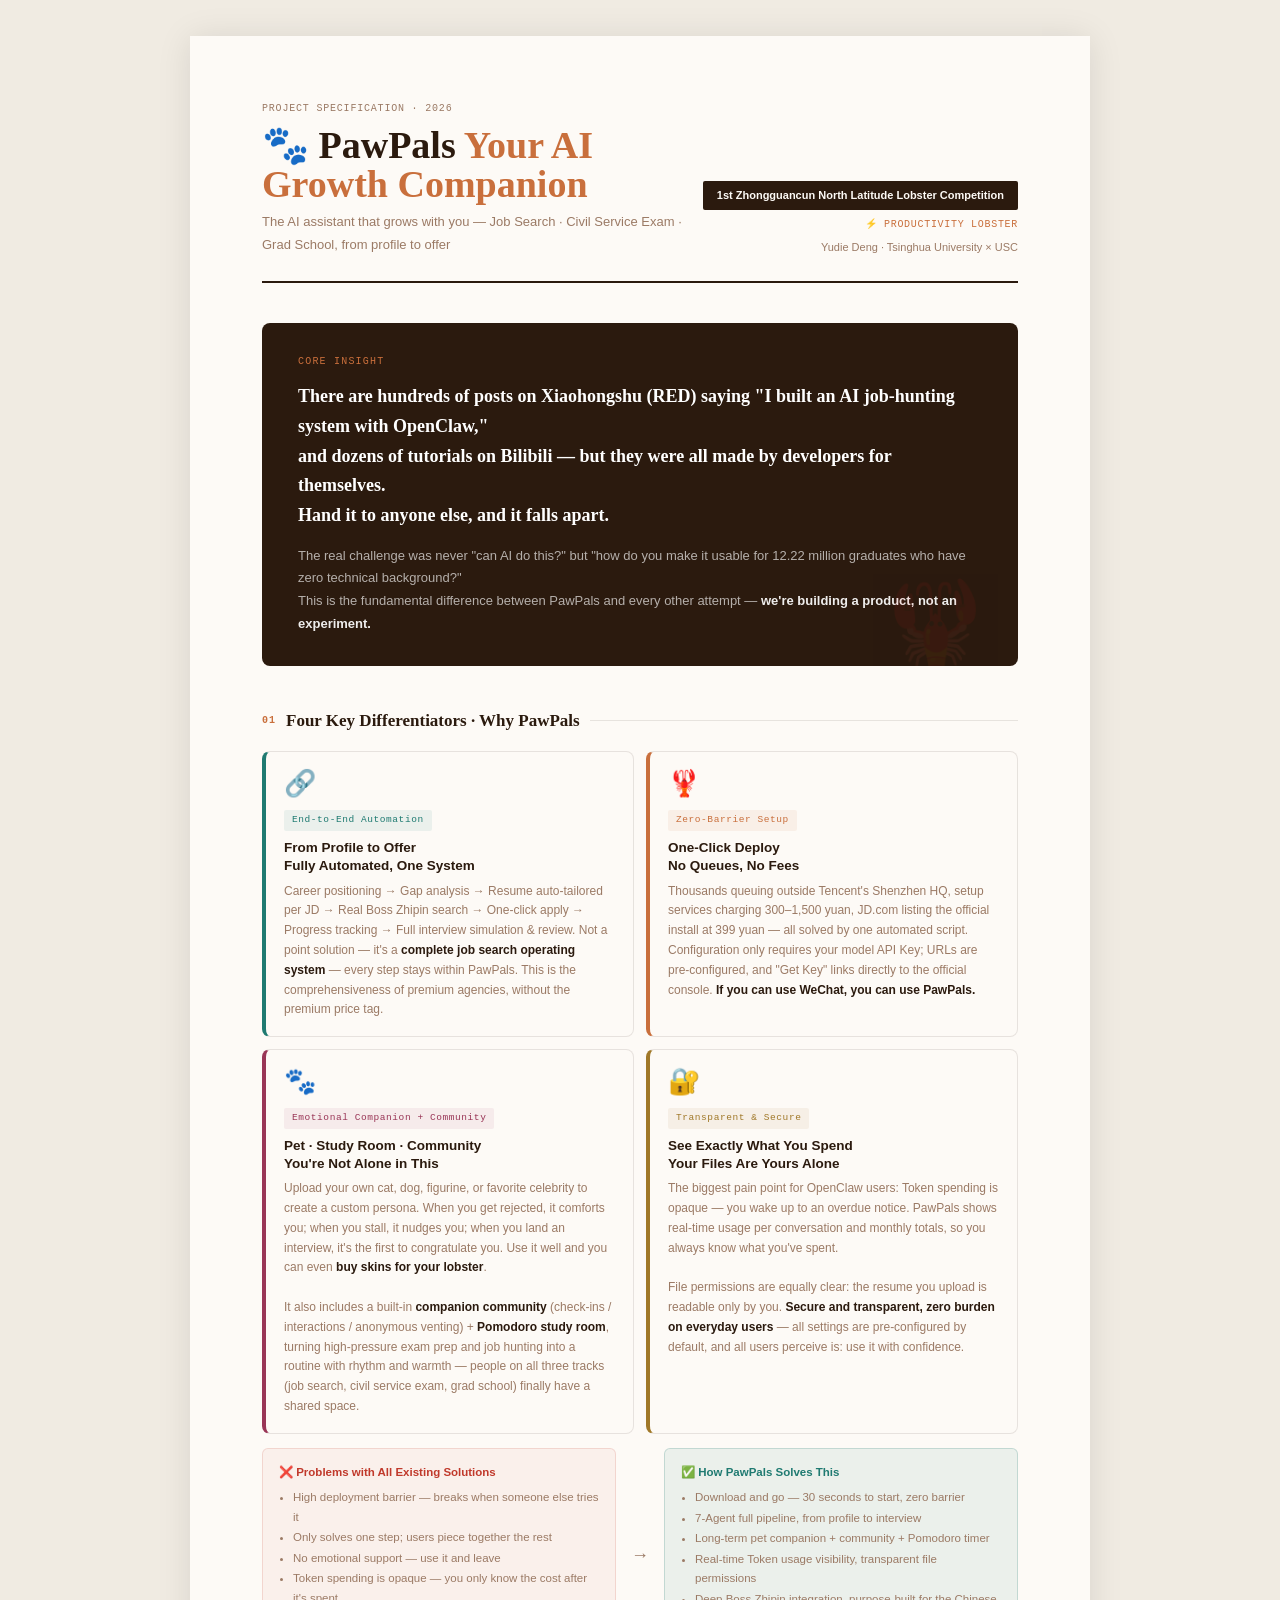
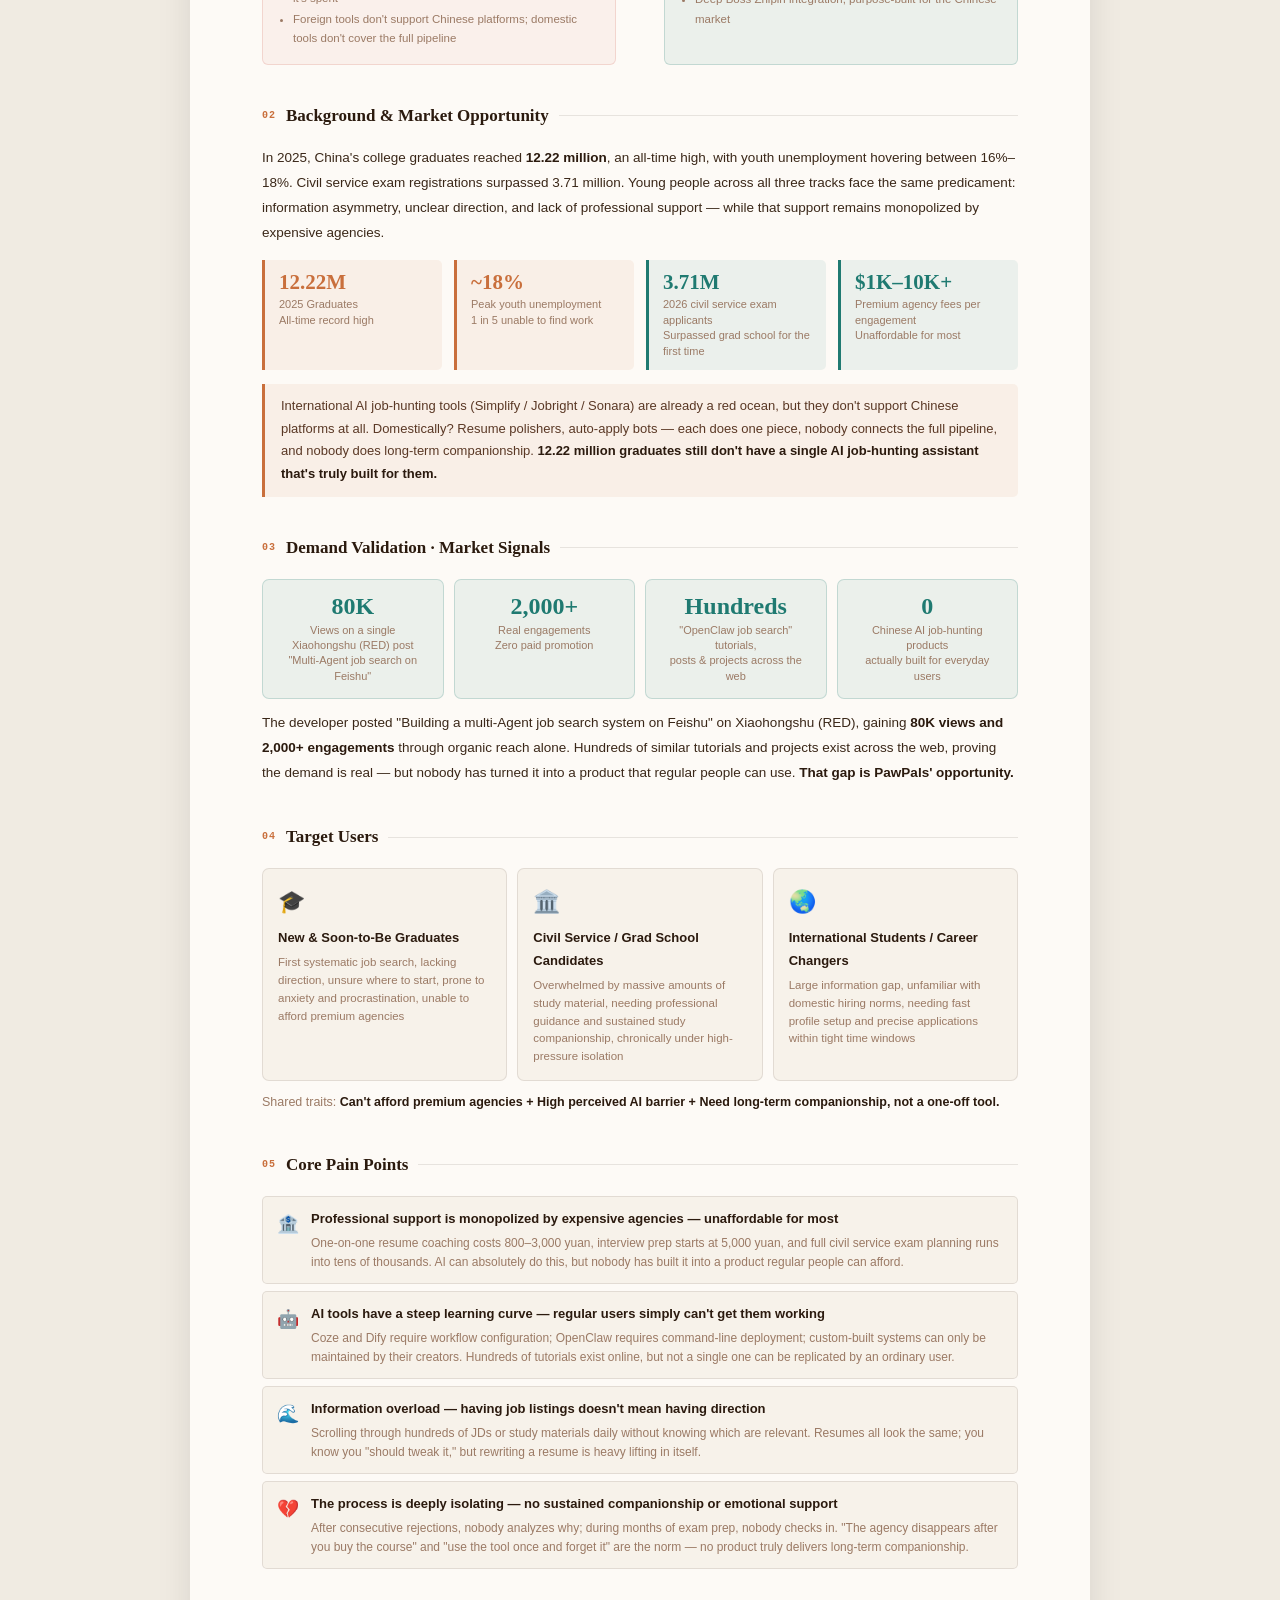
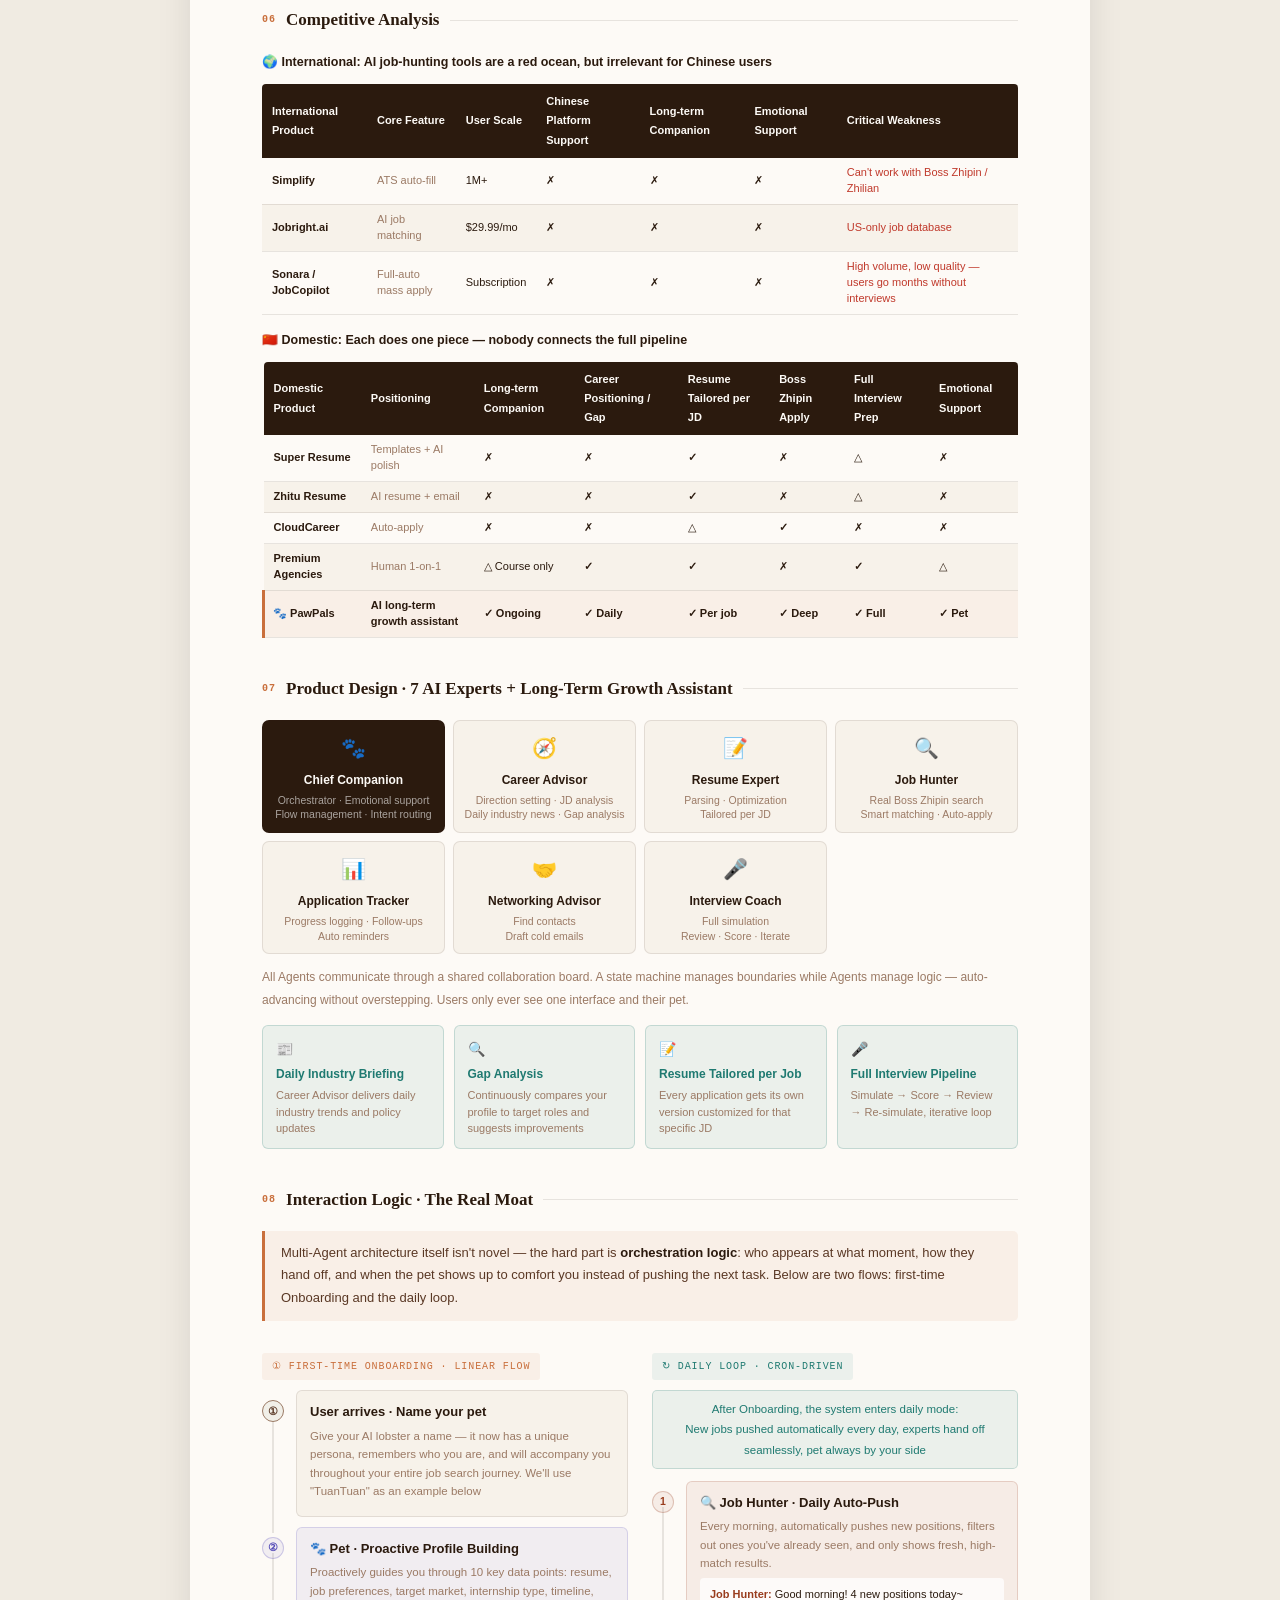
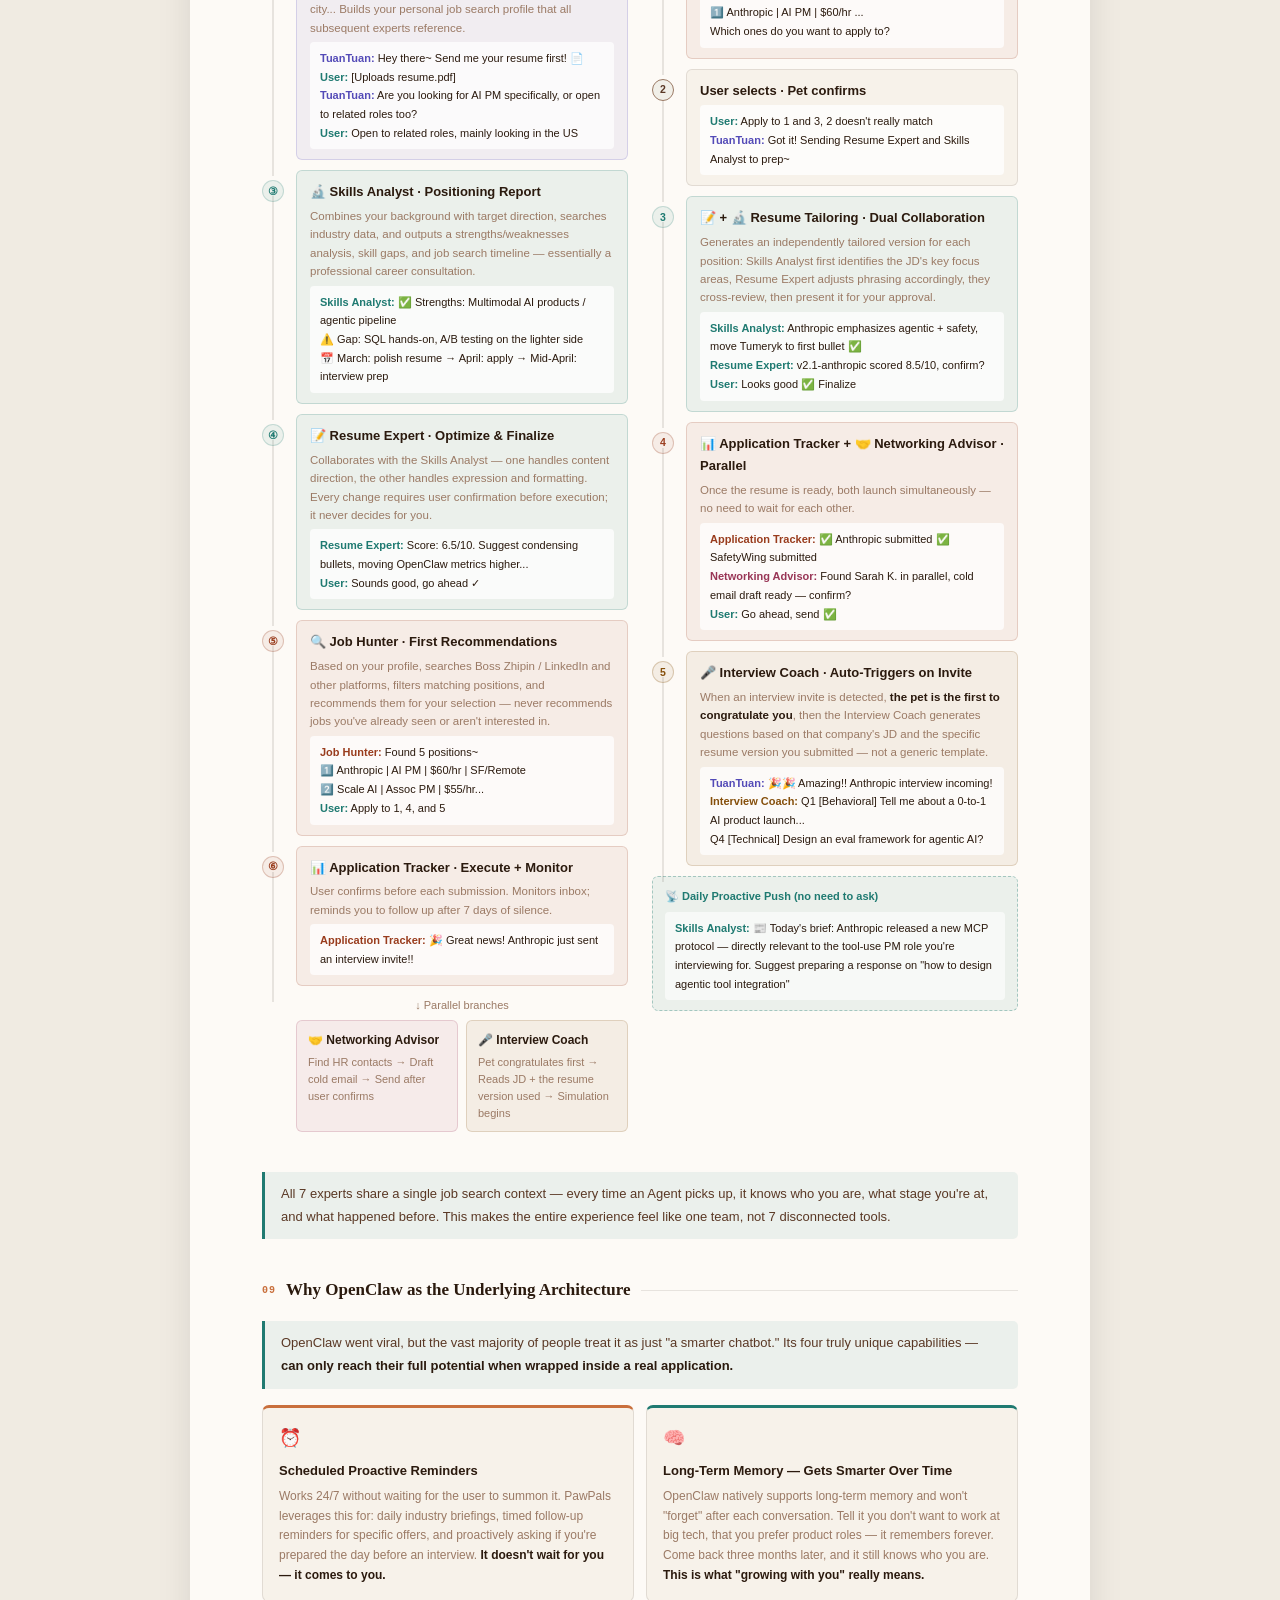
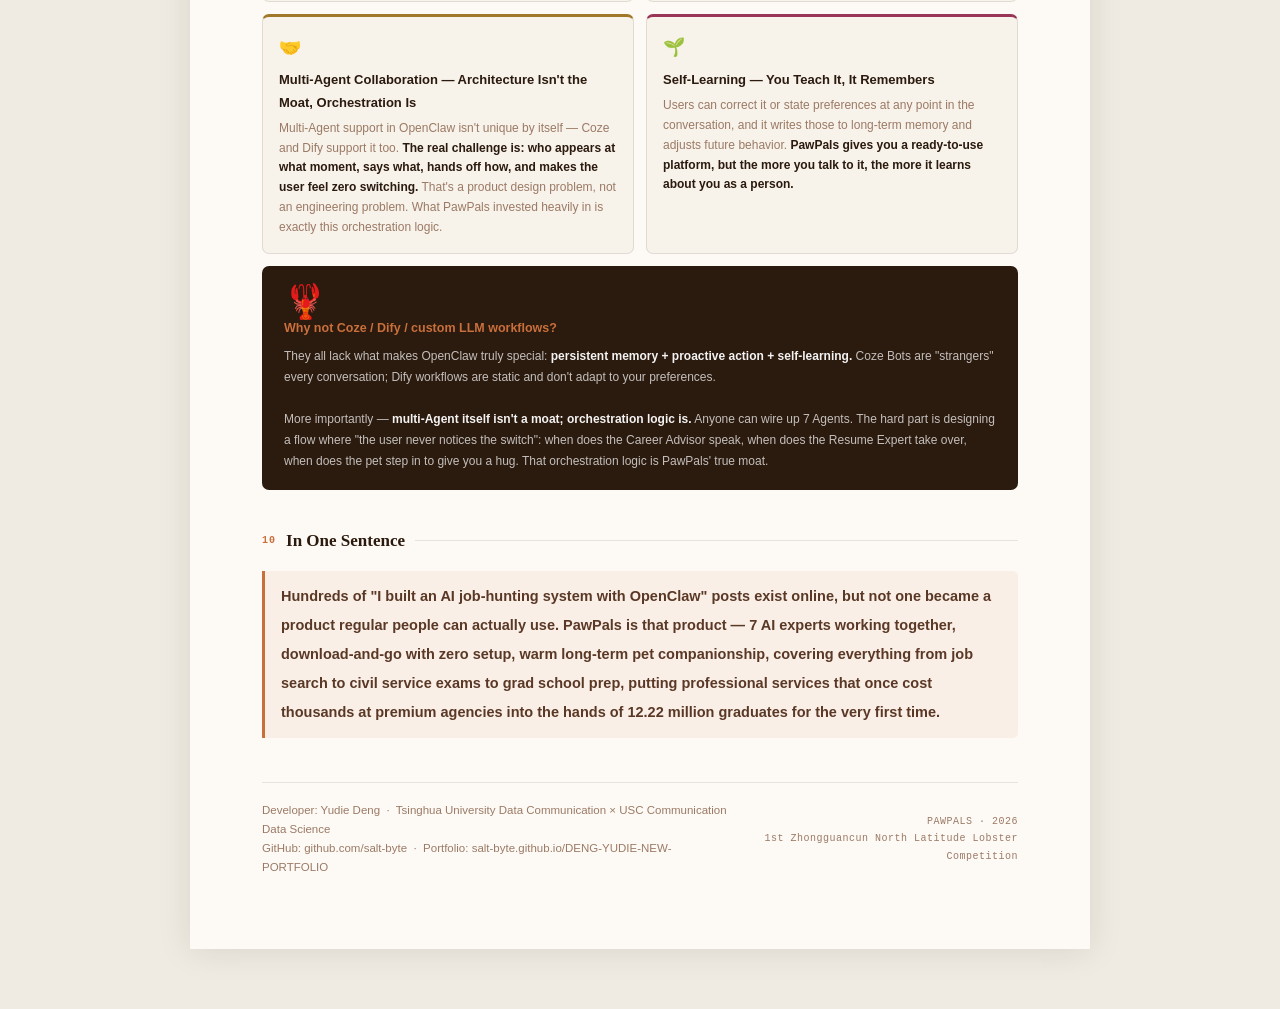
<file: pawpals-spec.html>
<!DOCTYPE html>
<html lang="en" class="lang-en">

<head>
  <meta charset="UTF-8">
  <meta name="viewport" content="width=device-width, initial-scale=1.0">
  <title>PawPals · Project Specification</title>
  <style>
    * {
      margin: 0;
      padding: 0;
      box-sizing: border-box;
    }

    :root {
      --bg: #f0ebe2;
      --paper: #fdfaf6;
      --brown: #2b1a0e;
      --mid: #5a3825;
      --light: #9b7a65;
      --rule: rgba(43, 26, 14, .10);
      --orange: #c96f3c;
      --o-bg: rgba(201, 111, 60, .08);
      --o-bd: rgba(201, 111, 60, .22);
      --teal: #1f7a71;
      --t-bg: rgba(31, 122, 113, .08);
      --t-bd: rgba(31, 122, 113, .20);
      --gold: #a07828;
      --purple: #534ab7;
      --p-bg: rgba(83, 74, 183, .07);
      --coral: #993c1d;
      --c-bg: rgba(153, 60, 29, .07);
      --pink: #993556;
      --k-bg: rgba(153, 53, 86, .07);
      --amber: #854f0b;
      --a-bg: rgba(133, 79, 11, .07);
    }

    html {
      font-size: 15px;
      scroll-behavior: smooth;
    }

    body {
      font-family: 'Noto Sans CJK SC', 'Source Han Sans SC', 'PingFang SC', 'Microsoft YaHei', sans-serif;
      background: var(--bg);
      color: var(--brown);
      line-height: 1.75;
      -webkit-font-smoothing: antialiased;
    }

    /* ══ Page wrapper ══ */
    .page {
      max-width: 900px;
      margin: 36px auto 60px;
      background: var(--paper);
      box-shadow: 0 2px 32px rgba(0, 0, 0, .10);
      padding: 64px 72px 72px;
    }

    /* ══ Header ══ */
    .header {
      display: flex;
      justify-content: space-between;
      align-items: flex-end;
      padding-bottom: 24px;
      border-bottom: 2px solid var(--brown);
      margin-bottom: 40px;
      gap: 20px;
    }

    .h-left {}

    .doc-meta {
      font-family: 'Courier New', monospace;
      font-size: 10px;
      color: var(--light);
      letter-spacing: .08em;
      text-transform: uppercase;
      margin-bottom: 8px;
    }

    .proj-name {
      font-family: 'Noto Serif CJK SC', 'Source Han Serif SC', serif;
      font-size: 38px;
      font-weight: 900;
      line-height: 1.05;
      color: var(--brown);
    }

    .proj-name em {
      color: var(--orange);
      font-style: normal;
    }

    .proj-tag {
      font-size: 13px;
      color: var(--light);
      margin-top: 6px;
    }

    .h-right {
      text-align: right;
      flex-shrink: 0;
    }

    .badge {
      display: inline-block;
      background: var(--brown);
      color: var(--paper);
      font-size: 11px;
      font-weight: 600;
      padding: 5px 14px;
      border-radius: 2px;
      margin-bottom: 6px;
    }

    .track {
      display: block;
      font-family: 'Courier New', monospace;
      font-size: 10px;
      color: var(--orange);
      letter-spacing: .07em;
    }

    .author {
      font-size: 11px;
      color: var(--light);
      margin-top: 4px;
    }

    /* ══ Sections ══ */
    .sec {
      margin-bottom: 36px;
    }

    .sec-head {
      display: flex;
      align-items: center;
      gap: 10px;
      margin-bottom: 16px;
    }

    .sec-num {
      font-family: 'Courier New', monospace;
      font-size: 10px;
      font-weight: 700;
      color: var(--orange);
      letter-spacing: .10em;
      flex-shrink: 0;
    }

    .sec-title {
      font-family: 'Noto Serif CJK SC', 'Source Han Serif SC', serif;
      font-size: 17px;
      font-weight: 700;
      color: var(--brown);
    }

    .sec-rule {
      flex: 1;
      height: 1px;
      background: var(--rule);
    }

    p {
      font-size: 13.5px;
      line-height: 1.85;
      color: #3a2718;
      margin-bottom: 10px;
    }

    p:last-child {
      margin-bottom: 0;
    }

    strong {
      font-weight: 700;
      color: var(--brown);
    }

    /* ══ Hero insight ══ */
    .hero {
      background: var(--brown);
      color: rgba(255, 255, 255, .9);
      border-radius: 8px;
      padding: 30px 36px;
      margin-bottom: 40px;
      position: relative;
      overflow: hidden;
    }

    .hero::after {
      content: '🦞';
      position: absolute;
      right: 20px;
      bottom: -16px;
      font-size: 100px;
      opacity: .07;
      line-height: 1;
    }

    .hero-label {
      font-family: 'Courier New', monospace;
      font-size: 10px;
      color: var(--orange);
      letter-spacing: .12em;
      text-transform: uppercase;
      margin-bottom: 12px;
    }

    .hero-text {
      font-family: 'Noto Serif CJK SC', 'Source Han Serif SC', serif;
      font-size: 18px;
      font-weight: 700;
      line-height: 1.65;
      margin-bottom: 14px;
      color: #fff;
    }

    .hero-sub {
      font-size: 13px;
      color: rgba(255, 255, 255, .65);
      line-height: 1.75;
      margin: 0;
    }

    /* ══ 2-col grid ══ */
    .g2 {
      display: grid;
      grid-template-columns: 1fr 1fr;
      gap: 12px;
    }

    .g3 {
      display: grid;
      grid-template-columns: repeat(3, 1fr);
      gap: 10px;
    }

    .g4 {
      display: grid;
      grid-template-columns: repeat(4, 1fr);
      gap: 10px;
    }

    /* ══ Diff cards (01) ══ */
    .diff-card {
      border: 1px solid var(--rule);
      border-radius: 8px;
      padding: 18px 18px 16px;
      background: var(--paper);
    }

    .diff-card.c-orange {
      border-left: 4px solid var(--orange);
    }

    .diff-card.c-pink {
      border-left: 4px solid var(--pink);
    }

    .diff-card.c-teal {
      border-left: 4px solid var(--teal);
    }

    .diff-card.c-gold {
      border-left: 4px solid var(--gold);
    }

    .card-icon {
      font-size: 26px;
      display: block;
      margin-bottom: 8px;
      line-height: 1;
    }

    .card-tag {
      display: inline-block;
      font-family: 'Courier New', monospace;
      font-size: 9.5px;
      letter-spacing: .06em;
      padding: 2px 8px;
      border-radius: 2px;
      margin-bottom: 8px;
    }

    .tag-orange {
      color: var(--orange);
      background: var(--o-bg);
    }

    .tag-pink {
      color: var(--pink);
      background: var(--k-bg);
    }

    .tag-teal {
      color: var(--teal);
      background: var(--t-bg);
    }

    .tag-gold {
      color: var(--gold);
      background: rgba(160, 120, 40, .08);
    }

    .card-title {
      font-size: 13.5px;
      font-weight: 700;
      color: var(--brown);
      margin-bottom: 6px;
      line-height: 1.35;
    }

    .card-desc {
      font-size: 12px;
      color: var(--light);
      line-height: 1.65;
    }

    .tech-badge {
      display: inline-block;
      font-family: 'Courier New', monospace;
      font-size: 9.5px;
      color: var(--mid);
      background: rgba(43, 26, 14, .06);
      border: 1px solid var(--rule);
      border-radius: 2px;
      padding: 2px 7px;
      margin: 5px 2px 0 0;
    }

    /* ══ VS bar ══ */
    .vs-wrap {
      display: grid;
      grid-template-columns: 1fr 28px 1fr;
      gap: 10px;
      align-items: stretch;
      margin-top: 14px;
    }

    .vs-col {
      border-radius: 6px;
      padding: 14px 16px;
      font-size: 12px;
      line-height: 1.7;
    }

    .vs-bad {
      background: rgba(192, 57, 43, .05);
      border: 1px solid rgba(192, 57, 43, .15);
    }

    .vs-good {
      background: var(--t-bg);
      border: 1px solid var(--t-bd);
    }

    .vs-head {
      font-weight: 700;
      font-size: 11.5px;
      margin-bottom: 6px;
    }

    .vs-bad .vs-head {
      color: #c0392b;
    }

    .vs-good .vs-head {
      color: var(--teal);
    }

    .vs-col ul {
      padding-left: 14px;
    }

    .vs-col li {
      color: var(--light);
      font-size: 11.5px;
      margin-bottom: 1px;
    }

    .vs-mid {
      display: flex;
      align-items: center;
      justify-content: center;
      font-size: 18px;
      color: var(--light);
    }

    /* ══ Data cards ══ */
    .data-row {
      display: flex;
      gap: 12px;
      margin: 14px 0;
    }

    .dc {
      flex: 1;
      border-left: 3px solid var(--orange);
      background: var(--o-bg);
      padding: 11px 14px;
      border-radius: 0 5px 5px 0;
    }

    .dc.t {
      border-left-color: var(--teal);
      background: var(--t-bg);
    }

    .dc-num {
      font-family: 'Noto Serif CJK SC', 'Source Han Serif SC', serif;
      font-size: 21px;
      font-weight: 900;
      color: var(--orange);
      line-height: 1.1;
    }

    .dc.t .dc-num {
      color: var(--teal);
    }

    .dc-label {
      font-size: 11px;
      color: var(--light);
      margin-top: 3px;
      line-height: 1.4;
    }

    /* ══ User cards ══ */
    .user-card {
      border: 1px solid var(--rule);
      border-radius: 7px;
      padding: 14px 15px;
      background: #f7f2ea;
    }

    .uc-emoji {
      font-size: 22px;
      display: block;
      margin-bottom: 6px;
    }

    .uc-name {
      font-size: 13px;
      font-weight: 700;
      color: var(--brown);
      margin-bottom: 4px;
    }

    .uc-desc {
      font-size: 11.5px;
      color: var(--light);
      line-height: 1.55;
    }

    /* ══ Pain points ══ */
    .pain-list {
      display: flex;
      flex-direction: column;
      gap: 7px;
      margin: 12px 0;
    }

    .pain {
      display: flex;
      gap: 12px;
      align-items: flex-start;
      padding: 11px 14px;
      background: #f7f2ea;
      border: 1px solid var(--rule);
      border-radius: 5px;
    }

    .pain-icon {
      font-size: 18px;
      flex-shrink: 0;
      margin-top: 1px;
    }

    .pain-title {
      font-size: 13px;
      font-weight: 700;
      color: var(--brown);
      margin-bottom: 3px;
    }

    .pain-desc {
      font-size: 12px;
      color: var(--light);
      line-height: 1.6;
      margin: 0;
    }

    /* ══ Quote ══ */
    .quote {
      border-left: 3px solid var(--orange);
      background: var(--o-bg);
      padding: 11px 16px;
      border-radius: 0 5px 5px 0;
      font-size: 13px;
      color: var(--mid);
      line-height: 1.75;
      margin: 12px 0;
    }

    .quote.teal {
      border-left-color: var(--teal);
      background: var(--t-bg);
    }

    /* ══ Metrics ══ */
    .metric-row {
      display: flex;
      gap: 10px;
      margin: 12px 0;
    }

    .metric {
      flex: 1;
      background: var(--t-bg);
      border: 1px solid var(--t-bd);
      border-radius: 7px;
      padding: 14px;
      text-align: center;
    }

    .metric-num {
      font-family: 'Noto Serif CJK SC', 'Source Han Serif SC', serif;
      font-size: 24px;
      font-weight: 900;
      color: var(--teal);
      line-height: 1;
    }

    .metric-lbl {
      font-size: 11px;
      color: var(--light);
      margin-top: 5px;
      line-height: 1.4;
    }

    /* ══ Comp tables ══ */
    .comp-table {
      width: 100%;
      border-collapse: collapse;
      margin: 10px 0;
      font-size: 11.5px;
    }

    .comp-table th {
      background: var(--brown);
      color: var(--paper);
      padding: 8px 10px;
      text-align: left;
      font-weight: 600;
      font-size: 11px;
    }

    .comp-table th:first-child {
      border-radius: 4px 0 0 0;
    }

    .comp-table th:last-child {
      border-radius: 0 4px 0 0;
    }

    .comp-table td {
      padding: 7px 10px;
      border-bottom: 1px solid var(--rule);
      color: var(--brown);
      vertical-align: middle;
      font-size: 11px;
      line-height: 1.45;
    }

    .comp-table tr:nth-child(even) td {
      background: #f7f2ea;
    }

    .comp-table tr.hl td {
      background: var(--o-bg);
      font-weight: 600;
    }

    .comp-table tr.hl td:first-child {
      border-left: 3px solid var(--orange);
      padding-left: 8px;
    }

    .ok {
      color: var(--teal);
      font-weight: 700;
    }

    .no {
      color: #c0392b;
    }

    .so {
      color: var(--gold);
    }

    /* ══ Agent layout ══ */
    .agents {
      display: grid;
      grid-template-columns: repeat(4, 1fr);
      gap: 8px;
      margin: 12px 0;
    }

    .ag {
      border: 1px solid var(--rule);
      border-radius: 7px;
      padding: 10px 10px;
      text-align: center;
      background: #f7f2ea;
    }

    .ag.center {
      background: var(--brown);
    }

    .ag-icon {
      font-size: 20px;
      display: block;
      margin-bottom: 4px;
    }

    .ag-name {
      font-size: 12px;
      font-weight: 700;
      color: var(--brown);
    }

    .ag.center .ag-name {
      color: var(--paper);
    }

    .ag-role {
      font-size: 10.5px;
      color: var(--light);
      line-height: 1.4;
      margin-top: 2px;
    }

    .ag.center .ag-role {
      color: rgba(255, 255, 255, .6);
    }

    /* ══ Growth grid ══ */
    .growth {
      padding: 11px 13px;
      background: var(--t-bg);
      border: 1px solid var(--t-bd);
      border-radius: 6px;
    }

    .growth-icon {
      font-size: 14px;
      margin-bottom: 3px;
    }

    .growth-title {
      font-size: 12px;
      font-weight: 700;
      color: var(--teal);
      margin-bottom: 2px;
    }

    .growth-desc {
      font-size: 11px;
      color: var(--light);
      line-height: 1.5;
    }

    /* ══ OpenClaw 4-box ══ */
    .oc-box {
      border: 1px solid var(--rule);
      border-radius: 7px;
      padding: 15px 16px;
      background: #f7f2ea;
    }

    .oc-box-title {
      font-size: 13px;
      font-weight: 700;
      color: var(--brown);
      margin-bottom: 4px;
    }

    .oc-box-desc {
      font-size: 12px;
      color: var(--light);
      line-height: 1.65;
    }

    .oc-box.top-orange {
      border-top: 3px solid var(--orange);
    }

    .oc-box.top-teal {
      border-top: 3px solid var(--teal);
    }

    .oc-box.top-gold {
      border-top: 3px solid var(--gold);
    }

    .oc-box.top-pink {
      border-top: 3px solid var(--pink);
    }

    /* ══ Dark callout ══ */
    .dark-box {
      background: var(--brown);
      color: rgba(255, 255, 255, .9);
      border-radius: 7px;
      padding: 18px 22px;
      display: grid;
      grid-template-columns: auto 1fr;
      gap: 16px;
      align-items: start;
      margin-top: 12px;
    }

    .dark-box-emoji {
      font-size: 34px;
      line-height: 1;
    }

    .dark-box-title {
      font-size: 12.5px;
      font-weight: 700;
      color: var(--orange);
      margin-bottom: 6px;
    }

    .dark-box-text {
      font-size: 12px;
      color: rgba(255, 255, 255, .72);
      line-height: 1.75;
    }

    /* ══ Tech 2-col ══ */
    .tech-box {
      border: 1px solid var(--rule);
      border-radius: 6px;
      padding: 13px 15px;
      background: #f7f2ea;
    }

    .tech-box-title {
      font-size: 13px;
      font-weight: 700;
      color: var(--brown);
      margin-bottom: 4px;
    }

    .tech-box-desc {
      font-size: 11.5px;
      color: var(--light);
      line-height: 1.6;
    }

    /* ══ Flow timeline ══ */
    .flow-wrap {
      margin: 14px 0;
    }

    .flow-label {
      font-family: 'Courier New', monospace;
      font-size: 10px;
      letter-spacing: .09em;
      text-transform: uppercase;
      margin-bottom: 10px;
      padding: 5px 10px;
      border-radius: 3px;
      display: inline-block;
    }

    .fl-orange {
      color: var(--orange);
      background: var(--o-bg);
    }

    .fl-teal {
      color: var(--teal);
      background: var(--t-bg);
    }

    .flow-step {
      display: flex;
      gap: 12px;
      align-items: flex-start;
      margin-bottom: 4px;
      position: relative;
    }

    .flow-step::before {
      content: '';
      position: absolute;
      left: 10px;
      top: 26px;
      bottom: -10px;
      width: 2px;
      background: var(--rule);
    }

    .flow-step:last-child::before {
      display: none;
    }

    .step-num {
      width: 22px;
      height: 22px;
      border-radius: 50%;
      display: flex;
      align-items: center;
      justify-content: center;
      font-size: 10.5px;
      font-weight: 700;
      flex-shrink: 0;
      margin-top: 10px;
      position: relative;
      z-index: 1;
    }

    .sn-gray {
      background: #f1efe8;
      border: 1px solid var(--light);
      color: var(--mid);
    }

    .sn-purple {
      background: var(--p-bg);
      color: var(--purple);
      border: 1px solid rgba(83, 74, 183, .25);
    }

    .sn-teal {
      background: var(--t-bg);
      color: var(--teal);
      border: 1px solid var(--t-bd);
    }

    .sn-coral {
      background: var(--c-bg);
      color: var(--coral);
      border: 1px solid rgba(153, 60, 29, .25);
    }

    .sn-amber {
      background: var(--a-bg);
      color: var(--amber);
      border: 1px solid rgba(133, 79, 11, .25);
    }

    .sn-pink {
      background: var(--k-bg);
      color: var(--pink);
      border: 1px solid rgba(153, 53, 86, .25);
    }

    .step-body {
      flex: 1;
      border-radius: 6px;
      padding: 10px 13px;
      margin-bottom: 6px;
      border: 1px solid var(--rule);
    }

    .sb-gray {
      background: #f7f2ea;
    }

    .sb-purple {
      background: var(--p-bg);
      border-color: rgba(83, 74, 183, .18);
    }

    .sb-teal {
      background: var(--t-bg);
      border-color: var(--t-bd);
    }

    .sb-coral {
      background: var(--c-bg);
      border-color: rgba(153, 60, 29, .18);
    }

    .sb-amber {
      background: var(--a-bg);
      border-color: rgba(133, 79, 11, .18);
    }

    .sb-pink {
      background: var(--k-bg);
      border-color: rgba(153, 53, 86, .18);
    }

    .step-title {
      font-size: 13px;
      font-weight: 700;
      color: var(--brown);
      margin-bottom: 3px;
    }

    .step-desc {
      font-size: 11.5px;
      color: var(--light);
      line-height: 1.6;
      margin-bottom: 5px;
    }

    .chat-bubble {
      background: rgba(255, 255, 255, .75);
      border-radius: 4px;
      padding: 7px 10px;
      font-size: 11px;
      line-height: 1.7;
    }

    .sp {
      font-weight: 700;
    }

    .sp-p {
      color: var(--purple);
    }

    .sp-t {
      color: var(--teal);
    }

    .sp-c {
      color: var(--coral);
    }

    .sp-a {
      color: var(--amber);
    }

    .sp-k {
      color: var(--pink);
    }

    .flow-branch {
      display: grid;
      grid-template-columns: 1fr 1fr;
      gap: 8px;
      margin: 4px 0 8px 34px;
    }

    .branch-box {
      border-radius: 6px;
      padding: 9px 11px;
      border: 1px solid var(--rule);
    }

    .bb-pink {
      background: var(--k-bg);
      border-color: rgba(153, 53, 86, .18);
    }

    .bb-amber {
      background: var(--a-bg);
      border-color: rgba(133, 79, 11, .18);
    }

    .bb-title {
      font-size: 12px;
      font-weight: 700;
      color: var(--brown);
      margin-bottom: 3px;
    }

    .bb-desc {
      font-size: 11px;
      color: var(--light);
      line-height: 1.55;
    }

    .loop-note {
      background: var(--t-bg);
      border: 1px solid var(--t-bd);
      border-radius: 5px;
      padding: 8px 12px;
      font-size: 11.5px;
      color: var(--teal);
      text-align: center;
      margin-bottom: 12px;
    }

    .collab-table {
      width: 100%;
      border-collapse: collapse;
      font-size: 11px;
      margin-top: 10px;
    }

    .collab-table th {
      background: var(--brown);
      color: var(--paper);
      padding: 6px 9px;
      text-align: left;
      font-weight: 600;
      font-size: 10.5px;
    }

    .collab-table th:first-child {
      border-radius: 3px 0 0 0;
    }

    .collab-table th:last-child {
      border-radius: 0 3px 0 0;
    }

    .collab-table td {
      padding: 6px 9px;
      border-bottom: 1px solid var(--rule);
      color: var(--light);
      font-size: 11px;
    }

    .collab-table tr:nth-child(even) td {
      background: #f7f2ea;
    }

    .collab-table td:first-child {
      color: var(--brown);
      font-weight: 600;
    }

    /* ══ Footer ══ */
    .footer {
      margin-top: 44px;
      padding-top: 18px;
      border-top: 1px solid var(--rule);
      display: flex;
      justify-content: space-between;
      align-items: center;
    }

    .footer-l {
      font-size: 11.5px;
      color: var(--light);
      line-height: 1.65;
    }

    .footer-r {
      font-family: 'Courier New', monospace;
      font-size: 10px;
      color: var(--light);
      letter-spacing: .05em;
      text-align: right;
    }

    /* ══ Print / PDF ══ */
    @media print {
      body {
        background: white;
        font-size: 13px;
      }

      .page {
        margin: 0;
        padding: 28px 48px 40px;
        max-width: 100%;
        box-shadow: none;
      }

      .diff-card,
      .oc-box,
      .tech-box,
      .growth,
      .pain,
      .user-card,
      .dc,
      .metric,
      .ag,
      .step-body,
      .branch-box,
      .chat-bubble,
      .collab-table tr,
      .comp-table tr,
      .dark-box,
      .quote,
      .hero,
      .flow-branch,
      .loop-note {
        break-inside: avoid;
        page-break-inside: avoid;
      }

      .sec {
        break-inside: avoid;
        page-break-inside: avoid;
      }

      .flow-step {
        break-inside: avoid;
        page-break-inside: avoid;
      }

      .flow-wrap {
        break-inside: avoid;
        page-break-inside: avoid;
      }

      .agents {
        break-inside: avoid;
        page-break-inside: avoid;
      }

      .data-row {
        break-inside: avoid;
        page-break-inside: avoid;
      }

      .metric-row {
        break-inside: avoid;
        page-break-inside: avoid;
      }

      .vs-wrap {
        break-inside: avoid;
        page-break-inside: avoid;
      }

      .pain-list {
        break-inside: avoid;
        page-break-inside: avoid;
      }

      .comp-table {
        break-inside: auto;
      }

      .comp-table td {
        break-inside: avoid;
        page-break-inside: avoid;
      }

      .comp-table tr {
        break-inside: avoid;
        page-break-inside: avoid;
      }

      .flow-grid {
        break-inside: avoid;
        page-break-inside: avoid;
      }

      .sec {
        margin-bottom: 24px;
      }

      a {
        text-decoration: none;
        color: inherit;
      }
    }

    /* ══ Bilingual toggle ══ */
    .lang-en .zh { display: none !important; }
    .lang-en .en { display: inline; }
    .lang-zh .en { display: none !important; }
    .lang-zh .zh { display: inline; }
    /* Block-level bilingual elements */
    .lang-en p.zh, .lang-en div.zh, .lang-en ul.zh, .lang-en li.zh,
    .lang-en tr.zh, .lang-en td.zh, .lang-en th.zh, .lang-en table.zh,
    .lang-en thead.zh, .lang-en tbody.zh { display: none !important; }
    .lang-zh p.en, .lang-zh div.en, .lang-zh ul.en, .lang-zh li.en,
    .lang-zh tr.en, .lang-zh td.en, .lang-zh th.en, .lang-zh table.en,
    .lang-zh thead.en, .lang-zh tbody.en { display: none !important; }
    .lang-en p.en, .lang-en div.en { display: block; }
    .lang-zh p.zh, .lang-zh div.zh { display: block; }
    .lang-en .data-row.en, .lang-zh .data-row.zh { display: flex; }
    .lang-en .data-row.zh, .lang-zh .data-row.en { display: none !important; }
    .lang-en .metric-row.en, .lang-zh .metric-row.zh { display: flex; }
    .lang-en .metric-row.zh, .lang-zh .metric-row.en { display: none !important; }
    .lang-en .pain-list.en, .lang-zh .pain-list.zh { display: flex; }
    .lang-en .pain-list.zh, .lang-zh .pain-list.en { display: none !important; }
    .lang-en .vs-wrap.en, .lang-zh .vs-wrap.zh { display: grid; }
    .lang-en .vs-wrap.zh, .lang-zh .vs-wrap.en { display: none !important; }
    .lang-en .agents.en, .lang-zh .agents.zh { display: grid; }
    .lang-en .agents.zh, .lang-zh .agents.en { display: none !important; }
    .lang-en .g2.en, .lang-zh .g2.zh { display: grid; }
    .lang-en .g2.zh, .lang-zh .g2.en { display: none !important; }
    .lang-en .g3.en, .lang-zh .g3.zh { display: grid; }
    .lang-en .g3.zh, .lang-zh .g3.en { display: none !important; }
    .lang-en .g4.en, .lang-zh .g4.zh { display: grid; }
    .lang-en .g4.zh, .lang-zh .g4.en { display: none !important; }
    .lang-en table.en, .lang-zh table.zh { display: table; }
    .lang-en table.zh, .lang-zh table.en { display: none !important; }
    .lang-en .flow-wrap.en, .lang-zh .flow-wrap.zh { display: block; }
    .lang-en .flow-wrap.zh, .lang-zh .flow-wrap.en { display: none !important; }
  </style>
</head>

<body>
  <div class="page">

    <!-- ══════════ HEADER ══════════ -->
    <header class="header">
      <div class="h-left">
        <div class="doc-meta"><span class="en">Project Specification · 2026</span><span class="zh">项目说明书 · Project Specification · 2026</span></div>
        <div class="proj-name">🐾 PawPals <em><span class="en">Your AI Growth Companion</span><span class="zh">萌爪伴学</span></em></div>
        <div class="proj-tag"><span class="en">The AI assistant that grows with you — Job Search · Civil Service Exam · Grad School, from profile to offer</span><span class="zh">伴随你成长的 AI 助手 — 求职 · 考公 · 考研，从建档到上岸全程陪跑</span></div>
      </div>
      <div class="h-right">
        <span class="badge"><span class="en">1st Zhongguancun North Latitude Lobster Competition</span><span class="zh">首届中关村北纬龙虾大赛</span></span>
        <span class="track">⚡ PRODUCTIVITY LOBSTER</span>
        <div class="author"><span class="en">Yudie Deng · Tsinghua University × USC</span><span class="zh">邓雨蝶（Yudie Deng）· 清华大学 × USC</span></div>
      </div>
    </header>

    <!-- ══════════ HERO ══════════ -->
    <div class="hero">
      <div class="hero-label"><span class="en">Core Insight</span><span class="zh">核心洞见 · Core Insight</span></div>
      <div class="hero-text en">
        There are hundreds of posts on Xiaohongshu (RED) saying "I built an AI job-hunting system with OpenClaw,"<br>
        and dozens of tutorials on Bilibili — but they were all made by developers for themselves.<br>
        Hand it to anyone else, and it falls apart.
      </div>
      <div class="hero-text zh">
        小红书上有几百篇「我用 OpenClaw 搭了一套 AI 求职系统」的帖子，<br>
        B站有几十个教程——但它们全部是程序员做给自己的，<br>
        换一个人，就跑不起来了。
      </div>
      <p class="hero-sub en">The real challenge was never "can AI do this?" but "how do you make it usable for 12.22 million graduates who have zero technical background?"<br>
        This is the fundamental difference between PawPals and every other attempt — <strong style="color:rgba(255,255,255,.92);">we're building a product, not an experiment.</strong></p>
      <p class="hero-sub zh">真正的难题从来不是「AI 能不能做到」，而是「怎么让完全不懂技术的 1222 万毕业生也能用起来」。<br>
        这是 PawPals 和所有同类尝试最本质的区别——<strong style="color:rgba(255,255,255,.92);">我们做的是一个产品，不是一个实验。</strong></p>
    </div>

    <!-- ══════════ 01 Four Key Differentiators ══════════ -->
    <section class="sec">
      <div class="sec-head">
        <span class="sec-num">01</span>
        <span class="sec-title"><span class="en">Four Key Differentiators · Why PawPals</span><span class="zh">四大核心差异 · 为什么是 PawPals</span></span>
        <div class="sec-rule"></div>
      </div>

      <!-- English cards -->
      <div class="g2 en">
        <div class="diff-card c-teal">
          <span class="card-icon">🔗</span>
          <div class="card-tag tag-teal">End-to-End Automation</div>
          <div class="card-title">From Profile to Offer<br>Fully Automated, One System</div>
          <div class="card-desc">Career positioning → Gap analysis → Resume auto-tailored per JD → Real Boss Zhipin search → One-click apply → Progress tracking →
            Full interview simulation & review. Not a point solution — it's a <strong>complete job search operating system</strong> — every step stays within PawPals. This is the comprehensiveness of premium agencies, without the premium price tag.</div>
        </div>
        <div class="diff-card c-orange">
          <span class="card-icon">🦞</span>
          <div class="card-tag tag-orange">Zero-Barrier Setup</div>
          <div class="card-title">One-Click Deploy<br>No Queues, No Fees</div>
          <div class="card-desc">Thousands queuing outside Tencent's Shenzhen HQ, setup services charging 300–1,500 yuan, JD.com listing the official install at 399 yuan — all solved by one automated script. Configuration only requires your model API Key; URLs are pre-configured, and "Get Key" links directly to the official console. <strong>If you can use WeChat, you can use PawPals.</strong></div>
        </div>
        <div class="diff-card c-pink">
          <span class="card-icon">🐾</span>
          <div class="card-tag tag-pink">Emotional Companion + Community</div>
          <div class="card-title">Pet · Study Room · Community<br>You're Not Alone in This</div>
          <div class="card-desc">Upload your own cat, dog, figurine, or favorite celebrity to create a custom persona. When you get rejected, it comforts you; when you stall, it nudges you; when you land an interview, it's the first to congratulate you. Use it well and you can even <strong>buy skins for your lobster</strong>.<br><br>It also includes a built-in <strong>companion community</strong> (check-ins / interactions /
            anonymous venting) + <strong>Pomodoro study room</strong>, turning high-pressure exam prep and job hunting into a routine with rhythm and warmth — people on all three tracks (job search, civil service exam, grad school) finally have a shared space.</div>
        </div>
        <div class="diff-card c-gold">
          <span class="card-icon">🔐</span>
          <div class="card-tag tag-gold">Transparent & Secure</div>
          <div class="card-title">See Exactly What You Spend<br>Your Files Are Yours Alone</div>
          <div class="card-desc">The biggest pain point for OpenClaw users: Token spending is opaque — you wake up to an overdue notice. PawPals
            shows real-time usage per conversation and monthly totals, so you always know what you've spent.<br><br>File permissions are equally clear: the resume you upload is readable only by you. <strong>Secure and transparent, zero burden on everyday users</strong> — all settings are pre-configured by default, and all users perceive is: use it with confidence.</div>
        </div>
      </div>

      <!-- Chinese cards -->
      <div class="g2 zh">
        <div class="diff-card c-teal">
          <span class="card-icon">🔗</span>
          <div class="card-tag tag-teal">自动化闭环</div>
          <div class="card-title">从建档到拿 Offer<br>全程自动，一个系统搞定</div>
          <div class="card-desc">职业定位 → Gap 分析 → 简历针对每个 JD 自动定制 → Boss 直聘真实搜索 → 一键投递 → 进度跟进 →
            面试全流程模拟复盘。不是单点工具，是<strong>完整的求职操盘系统</strong>——每一步都不需要离开 PawPals 自己想办法。这是高价机构服务的完整性，但不是机构的价格。</div>
        </div>
        <div class="diff-card c-orange">
          <span class="card-icon">🦞</span>
          <div class="card-tag tag-orange">零门槛部署</div>
          <div class="card-title">一键部署小龙虾<br>你不用排队，不用花钱</div>
          <div class="card-desc">腾讯深圳楼下千人排队、代装服务 300—1500 元、京东上架 399 元官方安装——这些问题全被一个自动化脚本解决了。配置只需填入模型 API Key，URL
            已预置完毕，「点击获取 Key」直接跳转官方控制台。<strong>会用微信，就能用 PawPals。</strong></div>
        </div>
        <div class="diff-card c-pink">
          <span class="card-icon">🐾</span>
          <div class="card-tag tag-pink">治愈陪伴 + 社区</div>
          <div class="card-title">宠物 · 自习室 · 社群<br>你不是一个人在卷</div>
          <div class="card-desc">上传自己家的猫狗、手办、喜欢的明星，设定专属人设。被拒了 TA 安慰你，停滞了 TA 催你，拿到面试 TA
            第一个恭喜你。用好了还能<strong>给小龙虾买皮肤</strong>。<br><br>同时内置<strong>陪伴社区</strong>（打卡 / 互动 /
            匿名吐槽）+<strong>番茄钟自习室</strong>，把高压备考 / 求职变成有节奏、有温度的日常——考公考研求职三条赛道的人，终于有了一个共同的地方。</div>
        </div>
        <div class="diff-card c-gold">
          <span class="card-icon">🔐</span>
          <div class="card-tag tag-gold">透明安全</div>
          <div class="card-title">看清楚花了多少<br>文件只有你能读</div>
          <div class="card-desc">OpenClaw 最大用户痛点：Token 消耗不透明，一觉醒来欠费通知。PawPals
            实时展示每次对话用量与月累计，随时知道自己花了多少。<br><br>文件权限同样清晰：你上传的简历，只有你有权读取。<strong>安全透明，对普通用户零负担</strong>——所有设定已默认处理好，用户感知到的只有：放心用。</div>
        </div>
      </div>

      <!-- VS Comparison EN -->
      <div class="vs-wrap en">
        <div class="vs-col vs-bad">
          <div class="vs-head">❌ Problems with All Existing Solutions</div>
          <ul>
            <li>High deployment barrier — breaks when someone else tries it</li>
            <li>Only solves one step; users piece together the rest</li>
            <li>No emotional support — use it and leave</li>
            <li>Token spending is opaque — you only know the cost after it's spent</li>
            <li>Foreign tools don't support Chinese platforms; domestic tools don't cover the full pipeline</li>
          </ul>
        </div>
        <div class="vs-mid">→</div>
        <div class="vs-col vs-good">
          <div class="vs-head">✅ How PawPals Solves This</div>
          <ul>
            <li>Download and go — 30 seconds to start, zero barrier</li>
            <li>7-Agent full pipeline, from profile to interview</li>
            <li>Long-term pet companion + community + Pomodoro timer</li>
            <li>Real-time Token usage visibility, transparent file permissions</li>
            <li>Deep Boss Zhipin integration, purpose-built for the Chinese market</li>
          </ul>
        </div>
      </div>

      <!-- VS Comparison ZH -->
      <div class="vs-wrap zh">
        <div class="vs-col vs-bad">
          <div class="vs-head">❌ 现有所有方案的问题</div>
          <ul>
            <li>部署门槛高，换个人就跑不起来</li>
            <li>只解决一个环节，全流程靠用户自己拼</li>
            <li>没有情感支持，用完即走</li>
            <li>Token 消耗不透明，用完才知道花了多少</li>
            <li>国外工具不支持中文平台，国内工具不打通全链路</li>
          </ul>
        </div>
        <div class="vs-mid">→</div>
        <div class="vs-col vs-good">
          <div class="vs-head">✅ PawPals 的解法</div>
          <ul>
            <li>下载即用，30 秒进入，零门槛</li>
            <li>7 Agent 全链路，从建档到面试完整闭环</li>
            <li>宠物长期陪伴 + 社区 + 番茄钟</li>
            <li>Token 用量实时可见，文件权限透明</li>
            <li>深度接入 Boss 直聘，专为中文市场设计</li>
          </ul>
        </div>
      </div>
    </section>

    <!-- ══════════ 02 Background ══════════ -->
    <section class="sec">
      <div class="sec-head">
        <span class="sec-num">02</span>
        <span class="sec-title"><span class="en">Background & Market Opportunity</span><span class="zh">背景与市场机会</span></span>
        <div class="sec-rule"></div>
      </div>

      <p class="en">In 2025, China's college graduates reached <strong>12.22 million</strong>, an all-time high, with youth unemployment hovering between 16%–18%. Civil service exam registrations surpassed 3.71 million. Young people across all three tracks face the same predicament: information asymmetry, unclear direction, and lack of professional support — while that support remains monopolized by expensive agencies.</p>
      <p class="zh">2025 年，中国高校毕业生达 <strong>1,222 万人</strong>，创历史新高，青年失业率在 16%—18% 高位震荡。考公报名突破 371
        万，三条赛道的年轻人面对同一困境：信息不对称、方向不清、缺乏专业支持，而专业支持长期被高价机构垄断。</p>

      <div class="data-row en">
        <div class="dc">
          <div class="dc-num">12.22M</div>
          <div class="dc-label">2025 Graduates<br>All-time record high</div>
        </div>
        <div class="dc">
          <div class="dc-num">~18%</div>
          <div class="dc-label">Peak youth unemployment<br>1 in 5 unable to find work</div>
        </div>
        <div class="dc t">
          <div class="dc-num">3.71M</div>
          <div class="dc-label">2026 civil service exam applicants<br>Surpassed grad school for the first time</div>
        </div>
        <div class="dc t">
          <div class="dc-num">$1K–10K+</div>
          <div class="dc-label">Premium agency fees per engagement<br>Unaffordable for most</div>
        </div>
      </div>

      <div class="data-row zh">
        <div class="dc">
          <div class="dc-num">1,222万</div>
          <div class="dc-label">2025届毕业生<br>创历史最高纪录</div>
        </div>
        <div class="dc">
          <div class="dc-num">~18%</div>
          <div class="dc-label">青年失业率峰值<br>每5人中1人无法就业</div>
        </div>
        <div class="dc t">
          <div class="dc-num">371万</div>
          <div class="dc-label">2026国考报名人数<br>首次超过考研</div>
        </div>
        <div class="dc t">
          <div class="dc-num">数千—万元</div>
          <div class="dc-label">高价机构单次收费<br>大多数人负担不起</div>
        </div>
      </div>

      <div class="quote en">International AI job-hunting tools (Simplify / Jobright /
        Sonara) are already a red ocean, but they don't support Chinese platforms at all. Domestically? Resume polishers, auto-apply bots — each does one piece, nobody connects the full pipeline, and nobody does long-term companionship. <strong>12.22 million graduates still don't have a single AI job-hunting assistant that's truly built for them.</strong></div>
      <div class="quote zh">国外 AI 求职工具（Simplify / Jobright /
        Sonara）已卷成红海，但完全不支持中文平台。国内呢？改简历的、自动投递的工具各做一块，没有人打通全链路，更没有人做长期陪伴。<strong>1,222 万毕业生，至今没有一款真正属于他们的 AI
          求职助手。</strong></div>
    </section>

    <!-- ══════════ 03 Validation ══════════ -->
    <section class="sec">
      <div class="sec-head">
        <span class="sec-num">03</span>
        <span class="sec-title"><span class="en">Demand Validation · Market Signals</span><span class="zh">需求验证 · 市场信号</span></span>
        <div class="sec-rule"></div>
      </div>

      <div class="metric-row en">
        <div class="metric">
          <div class="metric-num">80K</div>
          <div class="metric-lbl">Views on a single Xiaohongshu (RED) post<br>"Multi-Agent job search on Feishu"</div>
        </div>
        <div class="metric">
          <div class="metric-num">2,000+</div>
          <div class="metric-lbl">Real engagements<br>Zero paid promotion</div>
        </div>
        <div class="metric">
          <div class="metric-num">Hundreds</div>
          <div class="metric-lbl">"OpenClaw job search" tutorials,<br>posts & projects across the web</div>
        </div>
        <div class="metric">
          <div class="metric-num">0</div>
          <div class="metric-lbl">Chinese AI job-hunting products<br>actually built for everyday users</div>
        </div>
      </div>

      <div class="metric-row zh">
        <div class="metric">
          <div class="metric-num">8万</div>
          <div class="metric-lbl">单篇小红书浏览量<br>飞书多Agent求职帖</div>
        </div>
        <div class="metric">
          <div class="metric-num">2,000+</div>
          <div class="metric-lbl">真实互动<br>零付费推广</div>
        </div>
        <div class="metric">
          <div class="metric-num">数百篇</div>
          <div class="metric-lbl">全网「OpenClaw求职」<br>教程/帖子/项目</div>
        </div>
        <div class="metric">
          <div class="metric-num">0款</div>
          <div class="metric-lbl">真正做给普通人用<br>的中文求职AI产品</div>
        </div>
      </div>

      <p class="en">The developer posted "Building a multi-Agent job search system on Feishu" on Xiaohongshu (RED), gaining <strong>80K views and 2,000+ engagements</strong> through organic reach alone. Hundreds of similar tutorials and projects exist across the web, proving the demand is real — but nobody has turned it into a product that regular people can use. <strong>That gap is PawPals' opportunity.</strong></p>
      <p class="zh">开发者本人在小红书发布「飞书上搭建多 Agent 求职系统」帖子，仅靠自然流量获得 <strong>8 万浏览、2,000+
          互动</strong>。全网有数百个类似教程和项目，说明需求真实存在——但没有人把它做成普通人能用的产品。<strong>这个空白，就是 PawPals 的机会。</strong></p>
    </section>

    <!-- ══════════ 04 Target Users ══════════ -->
    <section class="sec">
      <div class="sec-head">
        <span class="sec-num">04</span>
        <span class="sec-title"><span class="en">Target Users</span><span class="zh">目标用户</span></span>
        <div class="sec-rule"></div>
      </div>

      <div class="g3 en">
        <div class="user-card"><span class="uc-emoji">🎓</span>
          <div class="uc-name">New & Soon-to-Be Graduates</div>
          <div class="uc-desc">First systematic job search, lacking direction, unsure where to start, prone to anxiety and procrastination, unable to afford premium agencies</div>
        </div>
        <div class="user-card"><span class="uc-emoji">🏛️</span>
          <div class="uc-name">Civil Service / Grad School Candidates</div>
          <div class="uc-desc">Overwhelmed by massive amounts of study material, needing professional guidance and sustained study companionship, chronically under high-pressure isolation</div>
        </div>
        <div class="user-card"><span class="uc-emoji">🌏</span>
          <div class="uc-name">International Students / Career Changers</div>
          <div class="uc-desc">Large information gap, unfamiliar with domestic hiring norms, needing fast profile setup and precise applications within tight time windows</div>
        </div>
      </div>

      <div class="g3 zh">
        <div class="user-card"><span class="uc-emoji">🎓</span>
          <div class="uc-name">应届生 / 准毕业生</div>
          <div class="uc-desc">第一次系统求职，缺方向感，不知从哪开始，容易焦虑拖延，负担不起高价机构</div>
        </div>
        <div class="user-card"><span class="uc-emoji">🏛️</span>
          <div class="uc-name">考公 / 考研备战者</div>
          <div class="uc-desc">海量备考信息无从筛选，需要专业方向定位和持续学习陪伴，长期处于高压孤独状态</div>
        </div>
        <div class="user-card"><span class="uc-emoji">🌏</span>
          <div class="uc-name">留学生 / 转型求职者</div>
          <div class="uc-desc">信息差大，不熟悉国内招聘规则，需要快速建档精准投递，时间窗口紧迫</div>
        </div>
      </div>

      <p class="en" style="margin-top:10px;font-size:12.5px;color:var(--light);">Shared traits: <strong style="color:var(--brown);">Can't afford premium agencies
          + High perceived AI barrier + Need long-term companionship, not a one-off tool.</strong></p>
      <p class="zh" style="margin-top:10px;font-size:12.5px;color:var(--light);">共同特征：<strong style="color:var(--brown);">负担不起高价机构
          + AI 门槛感高 + 需要长期陪伴而非一次性工具。</strong></p>
    </section>

    <!-- ══════════ 05 Pain Points ══════════ -->
    <section class="sec">
      <div class="sec-head">
        <span class="sec-num">05</span>
        <span class="sec-title"><span class="en">Core Pain Points</span><span class="zh">核心痛点</span></span>
        <div class="sec-rule"></div>
      </div>

      <div class="pain-list en">
        <div class="pain">
          <div class="pain-icon">🏦</div>
          <div>
            <div class="pain-title">Professional support is monopolized by expensive agencies — unaffordable for most</div>
            <p class="pain-desc">One-on-one resume coaching costs 800–3,000 yuan, interview prep starts at 5,000 yuan, and full civil service exam planning runs into tens of thousands. AI can absolutely do this, but nobody has built it into a product regular people can afford.</p>
          </div>
        </div>
        <div class="pain">
          <div class="pain-icon">🤖</div>
          <div>
            <div class="pain-title">AI tools have a steep learning curve — regular users simply can't get them working</div>
            <p class="pain-desc">Coze and Dify require workflow configuration; OpenClaw requires command-line deployment; custom-built systems can only be maintained by their creators. Hundreds of tutorials exist online, but not a single one can be replicated by an ordinary user.</p>
          </div>
        </div>
        <div class="pain">
          <div class="pain-icon">🌊</div>
          <div>
            <div class="pain-title">Information overload — having job listings doesn't mean having direction</div>
            <p class="pain-desc">Scrolling through hundreds of JDs or study materials daily without knowing which are relevant. Resumes all look the same; you know you "should tweak it," but rewriting a resume is heavy lifting in itself.</p>
          </div>
        </div>
        <div class="pain">
          <div class="pain-icon">💔</div>
          <div>
            <div class="pain-title">The process is deeply isolating — no sustained companionship or emotional support</div>
            <p class="pain-desc">After consecutive rejections, nobody analyzes why; during months of exam prep, nobody checks in. "The agency disappears after you buy the course" and "use the tool once and forget it" are the norm — no product truly delivers long-term companionship.</p>
          </div>
        </div>
      </div>

      <div class="pain-list zh">
        <div class="pain">
          <div class="pain-icon">🏦</div>
          <div>
            <div class="pain-title">专业支持被高价机构垄断，普通人负担不起</div>
            <p class="pain-desc">简历一对一辅导 800—3,000 元，面试辅导 5,000 元起，考公全程规划数万元。AI 完全可以做到，但没有人做成普通人用得起的产品。</p>
          </div>
        </div>
        <div class="pain">
          <div class="pain-icon">🤖</div>
          <div>
            <div class="pain-title">AI 工具学习成本高，普通用户根本用不起来</div>
            <p class="pain-desc">Coze、Dify 需要配置工作流；OpenClaw 需要命令行部署；自搭系统只有作者自己能维护。全网数百个教程，没有一个普通人能直接复现。</p>
          </div>
        </div>
        <div class="pain">
          <div class="pain-icon">🌊</div>
          <div>
            <div class="pain-title">信息过载，有岗位不等于有方向</div>
            <p class="pain-desc">每天刷几百条 JD 或备考资料，不知道哪些和自己相关。简历千人一面，每次都知道「应该改改」，但改简历本身就是重体力活。</p>
          </div>
        </div>
        <div class="pain">
          <div class="pain-icon">💔</div>
          <div>
            <div class="pain-title">过程极度孤独，缺乏持续陪伴和情感支持</div>
            <p class="pain-desc">连续被拒没有人分析原因，长期备考没有人一起打卡。「买完课机构消失」「工具用一次就丢」是常态——没有一个产品真正做到长期陪伴。</p>
          </div>
        </div>
      </div>
    </section>

    <!-- ══════════ 06 Competitive Analysis ══════════ -->
    <section class="sec">
      <div class="sec-head">
        <span class="sec-num">06</span>
        <span class="sec-title"><span class="en">Competitive Analysis</span><span class="zh">竞品分析</span></span>
        <div class="sec-rule"></div>
      </div>

      <p class="en" style="font-size:12.5px;font-weight:700;color:var(--brown);margin-bottom:6px;">🌍 International: AI job-hunting tools are a red ocean, but irrelevant for Chinese users</p>
      <p class="zh" style="font-size:12.5px;font-weight:700;color:var(--brown);margin-bottom:6px;">🌍 海外：AI 求职工具已是红海，但对国内用户毫无意义</p>

      <table class="comp-table en" style="margin-bottom:14px;">
        <thead>
          <tr>
            <th>International Product</th>
            <th>Core Feature</th>
            <th>User Scale</th>
            <th>Chinese Platform Support</th>
            <th>Long-term Companion</th>
            <th>Emotional Support</th>
            <th>Critical Weakness</th>
          </tr>
        </thead>
        <tbody>
          <tr>
            <td><strong>Simplify</strong></td>
            <td style="color:var(--light)">ATS auto-fill</td>
            <td>1M+</td>
            <td class="no">✗</td>
            <td class="no">✗</td>
            <td class="no">✗</td>
            <td style="color:#c0392b">Can't work with Boss Zhipin / Zhilian</td>
          </tr>
          <tr>
            <td><strong>Jobright.ai</strong></td>
            <td style="color:var(--light)">AI job matching</td>
            <td>$29.99/mo</td>
            <td class="no">✗</td>
            <td class="no">✗</td>
            <td class="no">✗</td>
            <td style="color:#c0392b">US-only job database</td>
          </tr>
          <tr>
            <td><strong>Sonara / JobCopilot</strong></td>
            <td style="color:var(--light)">Full-auto mass apply</td>
            <td>Subscription</td>
            <td class="no">✗</td>
            <td class="no">✗</td>
            <td class="no">✗</td>
            <td style="color:#c0392b">High volume, low quality — users go months without interviews</td>
          </tr>
        </tbody>
      </table>

      <table class="comp-table zh" style="margin-bottom:14px;">
        <thead>
          <tr>
            <th>海外产品</th>
            <th>核心功能</th>
            <th>用户规模</th>
            <th>支持中文平台</th>
            <th>长期陪伴</th>
            <th>情感支持</th>
            <th>致命短板</th>
          </tr>
        </thead>
        <tbody>
          <tr>
            <td><strong>Simplify</strong></td>
            <td style="color:var(--light)">ATS 自动填表</td>
            <td>100万+</td>
            <td class="no">✗</td>
            <td class="no">✗</td>
            <td class="no">✗</td>
            <td style="color:#c0392b">无法用于 Boss直聘/智联</td>
          </tr>
          <tr>
            <td><strong>Jobright.ai</strong></td>
            <td style="color:var(--light)">AI 岗位匹配</td>
            <td>$29.99/月</td>
            <td class="no">✗</td>
            <td class="no">✗</td>
            <td class="no">✗</td>
            <td style="color:#c0392b">纯美国岗位库</td>
          </tr>
          <tr>
            <td><strong>Sonara / JobCopilot</strong></td>
            <td style="color:var(--light)">全自动批量投递</td>
            <td>订阅制</td>
            <td class="no">✗</td>
            <td class="no">✗</td>
            <td class="no">✗</td>
            <td style="color:#c0392b">量大质差，用户数月无面试</td>
          </tr>
        </tbody>
      </table>

      <p class="en" style="font-size:12.5px;font-weight:700;color:var(--brown);margin-bottom:6px;">🇨🇳 Domestic: Each does one piece — nobody connects the full pipeline</p>
      <p class="zh" style="font-size:12.5px;font-weight:700;color:var(--brown);margin-bottom:6px;">🇨🇳 国内：各做一块，没有人打通全链路</p>

      <table class="comp-table en">
        <thead>
          <tr>
            <th>Domestic Product</th>
            <th>Positioning</th>
            <th>Long-term Companion</th>
            <th>Career Positioning / Gap</th>
            <th>Resume Tailored per JD</th>
            <th>Boss Zhipin Apply</th>
            <th>Full Interview Prep</th>
            <th>Emotional Support</th>
          </tr>
        </thead>
        <tbody>
          <tr>
            <td><strong>Super Resume</strong></td>
            <td style="color:var(--light)">Templates + AI polish</td>
            <td class="no">✗</td>
            <td class="no">✗</td>
            <td class="ok">✓</td>
            <td class="no">✗</td>
            <td class="so">△</td>
            <td class="no">✗</td>
          </tr>
          <tr>
            <td><strong>Zhitu Resume</strong></td>
            <td style="color:var(--light)">AI resume + email</td>
            <td class="no">✗</td>
            <td class="no">✗</td>
            <td class="ok">✓</td>
            <td class="no">✗</td>
            <td class="so">△</td>
            <td class="no">✗</td>
          </tr>
          <tr>
            <td><strong>CloudCareer</strong></td>
            <td style="color:var(--light)">Auto-apply</td>
            <td class="no">✗</td>
            <td class="no">✗</td>
            <td class="so">△</td>
            <td class="ok">✓</td>
            <td class="no">✗</td>
            <td class="no">✗</td>
          </tr>
          <tr>
            <td><strong>Premium Agencies</strong></td>
            <td style="color:var(--light)">Human 1-on-1</td>
            <td class="so">△ Course only</td>
            <td class="ok">✓</td>
            <td class="ok">✓</td>
            <td class="no">✗</td>
            <td class="ok">✓</td>
            <td class="so">△</td>
          </tr>
          <tr class="hl">
            <td><strong>🐾 PawPals</strong></td>
            <td>AI long-term growth assistant</td>
            <td class="ok">✓ Ongoing</td>
            <td class="ok">✓ Daily</td>
            <td class="ok">✓ Per job</td>
            <td class="ok">✓ Deep</td>
            <td class="ok">✓ Full</td>
            <td class="ok">✓ Pet</td>
          </tr>
        </tbody>
      </table>

      <table class="comp-table zh">
        <thead>
          <tr>
            <th>国内产品</th>
            <th>定位</th>
            <th>长期陪伴</th>
            <th>职业定位/Gap</th>
            <th>简历针对JD定制</th>
            <th>Boss直聘投递</th>
            <th>面试全流程</th>
            <th>情感陪伴</th>
          </tr>
        </thead>
        <tbody>
          <tr>
            <td><strong>超级简历</strong></td>
            <td style="color:var(--light)">模板+AI润色</td>
            <td class="no">✗</td>
            <td class="no">✗</td>
            <td class="ok">✓</td>
            <td class="no">✗</td>
            <td class="so">△</td>
            <td class="no">✗</td>
          </tr>
          <tr>
            <td><strong>职徒简历</strong></td>
            <td style="color:var(--light)">AI简历+邮件</td>
            <td class="no">✗</td>
            <td class="no">✗</td>
            <td class="ok">✓</td>
            <td class="no">✗</td>
            <td class="so">△</td>
            <td class="no">✗</td>
          </tr>
          <tr>
            <td><strong>云端职达</strong></td>
            <td style="color:var(--light)">自动投递</td>
            <td class="no">✗</td>
            <td class="no">✗</td>
            <td class="so">△</td>
            <td class="ok">✓</td>
            <td class="no">✗</td>
            <td class="no">✗</td>
          </tr>
          <tr>
            <td><strong>高价机构</strong></td>
            <td style="color:var(--light)">人工一对一</td>
            <td class="so">△课程期</td>
            <td class="ok">✓</td>
            <td class="ok">✓</td>
            <td class="no">✗</td>
            <td class="ok">✓</td>
            <td class="so">△</td>
          </tr>
          <tr class="hl">
            <td><strong>🐾 PawPals</strong></td>
            <td>AI长期成长助手</td>
            <td class="ok">✓持续</td>
            <td class="ok">✓每日</td>
            <td class="ok">✓每岗</td>
            <td class="ok">✓深度</td>
            <td class="ok">✓全程</td>
            <td class="ok">✓宠物</td>
          </tr>
        </tbody>
      </table>
    </section>

    <!-- ══════════ 07 Product Design ══════════ -->
    <section class="sec">
      <div class="sec-head">
        <span class="sec-num">07</span>
        <span class="sec-title"><span class="en">Product Design · 7 AI Experts + Long-Term Growth Assistant</span><span class="zh">产品方案 · 7 位 AI 专家 + 长期成长助手</span></span>
        <div class="sec-rule"></div>
      </div>

      <div class="agents en">
        <div class="ag center"><span class="ag-icon">🐾</span>
          <div class="ag-name">Chief Companion</div>
          <div class="ag-role">Orchestrator · Emotional support<br>Flow management · Intent routing</div>
        </div>
        <div class="ag"><span class="ag-icon">🧭</span>
          <div class="ag-name">Career Advisor</div>
          <div class="ag-role">Direction setting · JD analysis<br>Daily industry news · Gap analysis</div>
        </div>
        <div class="ag"><span class="ag-icon">📝</span>
          <div class="ag-name">Resume Expert</div>
          <div class="ag-role">Parsing · Optimization<br>Tailored per JD</div>
        </div>
        <div class="ag"><span class="ag-icon">🔍</span>
          <div class="ag-name">Job Hunter</div>
          <div class="ag-role">Real Boss Zhipin search<br>Smart matching · Auto-apply</div>
        </div>
        <div class="ag"><span class="ag-icon">📊</span>
          <div class="ag-name">Application Tracker</div>
          <div class="ag-role">Progress logging · Follow-ups<br>Auto reminders</div>
        </div>
        <div class="ag"><span class="ag-icon">🤝</span>
          <div class="ag-name">Networking Advisor</div>
          <div class="ag-role">Find contacts<br>Draft cold emails</div>
        </div>
        <div class="ag"><span class="ag-icon">🎤</span>
          <div class="ag-name">Interview Coach</div>
          <div class="ag-role">Full simulation<br>Review · Score · Iterate</div>
        </div>
      </div>

      <div class="agents zh">
        <div class="ag center"><span class="ag-icon">🐾</span>
          <div class="ag-name">首席伴学官</div>
          <div class="ag-role">总调度 · 情绪陪伴<br>流程推进 · 意图分流</div>
        </div>
        <div class="ag"><span class="ag-icon">🧭</span>
          <div class="ag-name">专业老师</div>
          <div class="ag-role">方向定位 · JD拆解<br>每日行业资讯 · Gap分析</div>
        </div>
        <div class="ag"><span class="ag-icon">📝</span>
          <div class="ag-name">简历专家</div>
          <div class="ag-role">解析 · 优化<br>针对每个JD定制</div>
        </div>
        <div class="ag"><span class="ag-icon">🔍</span>
          <div class="ag-name">岗位猎手</div>
          <div class="ag-role">Boss直聘真实搜索<br>精准推荐 · 自动投递</div>
        </div>
        <div class="ag"><span class="ag-icon">📊</span>
          <div class="ag-name">投递管家</div>
          <div class="ag-role">进度记录 · 跟进<br>自动Follow-up</div>
        </div>
        <div class="ag"><span class="ag-icon">🤝</span>
          <div class="ag-name">人脉顾问</div>
          <div class="ag-role">找联系人<br>撰写冷邮件</div>
        </div>
        <div class="ag"><span class="ag-icon">🎤</span>
          <div class="ag-name">面试教练</div>
          <div class="ag-role">全流程模拟<br>复盘打分迭代</div>
        </div>
      </div>

      <p class="en" style="font-size:12px;color:var(--light);margin-top:6px;margin-bottom:14px;">All Agents communicate through a shared collaboration board. A state machine manages boundaries while Agents manage logic — auto-advancing without overstepping. Users only ever see one interface and their pet.</p>
      <p class="zh" style="font-size:12px;color:var(--light);margin-top:6px;margin-bottom:14px;">各 Agent 通过「共享协作表」交换状态，状态机管边界、Agent
        管逻辑，自动推进不越权。用户全程只看到一个界面和宠物。</p>

      <div class="g4 en">
        <div class="growth">
          <div class="growth-icon">📰</div>
          <div class="growth-title">Daily Industry Briefing</div>
          <div class="growth-desc">Career Advisor delivers daily industry trends and policy updates</div>
        </div>
        <div class="growth">
          <div class="growth-icon">🔍</div>
          <div class="growth-title">Gap Analysis</div>
          <div class="growth-desc">Continuously compares your profile to target roles and suggests improvements</div>
        </div>
        <div class="growth">
          <div class="growth-icon">📝</div>
          <div class="growth-title">Resume Tailored per Job</div>
          <div class="growth-desc">Every application gets its own version customized for that specific JD</div>
        </div>
        <div class="growth">
          <div class="growth-icon">🎤</div>
          <div class="growth-title">Full Interview Pipeline</div>
          <div class="growth-desc">Simulate → Score → Review → Re-simulate, iterative loop</div>
        </div>
      </div>

      <div class="g4 zh">
        <div class="growth">
          <div class="growth-icon">📰</div>
          <div class="growth-title">每日行业资讯</div>
          <div class="growth-desc">专业老师每天推送行业动态与政策更新</div>
        </div>
        <div class="growth">
          <div class="growth-icon">🔍</div>
          <div class="growth-title">Gap 分析</div>
          <div class="growth-desc">持续对比你与目标岗位的差距并给出建议</div>
        </div>
        <div class="growth">
          <div class="growth-icon">📝</div>
          <div class="growth-title">简历按岗定制</div>
          <div class="growth-desc">每次投递都是针对该 JD 的独立版本</div>
        </div>
        <div class="growth">
          <div class="growth-icon">🎤</div>
          <div class="growth-title">面试全流程</div>
          <div class="growth-desc">模拟→打分→复盘→再模拟，迭代闭环</div>
        </div>
      </div>
    </section>

    <!-- ══════════ 08 Interaction Logic ══════════ -->
    <section class="sec">
      <div class="sec-head">
        <span class="sec-num">08</span>
        <span class="sec-title"><span class="en">Interaction Logic · The Real Moat</span><span class="zh">交互逻辑 · 这才是真正的护城河</span></span>
        <div class="sec-rule"></div>
      </div>

      <div class="quote en" style="margin-bottom:16px;">Multi-Agent architecture itself isn't novel — the hard part is <strong>orchestration logic</strong>: who appears at what moment, how they hand off, and when the pet shows up to comfort you instead of pushing the next task. Below are two flows: first-time Onboarding and the daily loop.</div>
      <div class="quote zh" style="margin-bottom:16px;">多 Agent
        本身不稀奇——难的是<strong>编排逻辑</strong>：谁在什么时机出场、怎么交棒、什么时候宠物出来安慰你而不是继续推进任务。下面展示两条线：首次 Onboarding 与日常循环。</div>

      <!-- Two-column layout -->
      <div style="display:grid;grid-template-columns:1fr 1fr;gap:24px;align-items:start;" class="flow-grid">

        <!-- Left: Onboarding EN -->
        <div class="flow-wrap en">
          <span class="flow-label fl-orange">① First-Time Onboarding · Linear Flow</span>

          <div class="flow-step">
            <div class="step-num sn-gray">①</div>
            <div class="step-body sb-gray">
              <div class="step-title">User arrives · Name your pet</div>
              <div class="step-desc">Give your AI lobster a name — it now has a unique persona, remembers who you are, and will accompany you throughout your entire job search journey. We'll use "TuanTuan" as an example below</div>
            </div>
          </div>

          <div class="flow-step">
            <div class="step-num sn-purple">②</div>
            <div class="step-body sb-purple">
              <div class="step-title">🐾 Pet · Proactive Profile Building</div>
              <div class="step-desc">Proactively guides you through 10 key data points: resume, job preferences, target market, internship type, timeline, city... Builds your personal job search profile that all subsequent experts reference.</div>
              <div class="chat-bubble">
                <span class="sp sp-p">TuanTuan:</span> Hey there~ Send me your resume first! 📄<br>
                <span class="sp sp-t">User:</span> [Uploads resume.pdf]<br>
                <span class="sp sp-p">TuanTuan:</span> Are you looking for AI PM specifically, or open to related roles too?<br>
                <span class="sp sp-t">User:</span> Open to related roles, mainly looking in the US
              </div>
            </div>
          </div>

          <div class="flow-step">
            <div class="step-num sn-teal">③</div>
            <div class="step-body sb-teal">
              <div class="step-title">🔬 Skills Analyst · Positioning Report</div>
              <div class="step-desc">Combines your background with target direction, searches industry data, and outputs a strengths/weaknesses analysis, skill gaps, and job search timeline — essentially a professional career consultation.</div>
              <div class="chat-bubble">
                <span class="sp sp-t">Skills Analyst:</span> ✅ Strengths: Multimodal AI products / agentic pipeline<br>
                ⚠️ Gap: SQL hands-on, A/B testing on the lighter side<br>
                📅 March: polish resume → April: apply → Mid-April: interview prep
              </div>
            </div>
          </div>

          <div class="flow-step">
            <div class="step-num sn-teal">④</div>
            <div class="step-body sb-teal">
              <div class="step-title">📝 Resume Expert · Optimize & Finalize</div>
              <div class="step-desc">Collaborates with the Skills Analyst — one handles content direction, the other handles expression and formatting. Every change requires user confirmation before execution; it never decides for you.</div>
              <div class="chat-bubble">
                <span class="sp sp-t">Resume Expert:</span> Score: 6.5/10. Suggest condensing bullets, moving OpenClaw metrics higher...<br>
                <span class="sp sp-t">User:</span> Sounds good, go ahead ✓
              </div>
            </div>
          </div>

          <div class="flow-step">
            <div class="step-num sn-coral">⑤</div>
            <div class="step-body sb-coral">
              <div class="step-title">🔍 Job Hunter · First Recommendations</div>
              <div class="step-desc">Based on your profile, searches Boss Zhipin / LinkedIn and other platforms, filters matching positions, and recommends them for your selection — never recommends jobs you've already seen or aren't interested in.</div>
              <div class="chat-bubble">
                <span class="sp sp-c">Job Hunter:</span> Found 5 positions~<br>
                1️⃣ Anthropic | AI PM | $60/hr | SF/Remote<br>
                2️⃣ Scale AI | Assoc PM | $55/hr...<br>
                <span class="sp sp-t">User:</span> Apply to 1, 4, and 5
              </div>
            </div>
          </div>

          <div class="flow-step">
            <div class="step-num sn-coral">⑥</div>
            <div class="step-body sb-coral">
              <div class="step-title">📊 Application Tracker · Execute + Monitor</div>
              <div class="step-desc">User confirms before each submission. Monitors inbox; reminds you to follow up after 7 days of silence.</div>
              <div class="chat-bubble">
                <span class="sp sp-c">Application Tracker:</span> 🎉 Great news! Anthropic just sent an interview invite!!
              </div>
            </div>
          </div>

          <div style="padding-left:34px;">
            <div style="text-align:center;font-size:11px;color:var(--light);margin-bottom:4px;">↓ Parallel branches</div>
            <div class="flow-branch" style="margin-left:0;">
              <div class="branch-box bb-pink">
                <div class="bb-title">🤝 Networking Advisor</div>
                <div class="bb-desc">Find HR contacts → Draft cold email → Send after user confirms</div>
              </div>
              <div class="branch-box bb-amber">
                <div class="bb-title">🎤 Interview Coach</div>
                <div class="bb-desc">Pet congratulates first → Reads JD + the resume version used → Simulation begins</div>
              </div>
            </div>
          </div>
        </div>

        <!-- Left: Onboarding ZH -->
        <div class="flow-wrap zh">
          <span class="flow-label fl-orange">① 首次 Onboarding · 线性推进</span>

          <div class="flow-step">
            <div class="step-num sn-gray">①</div>
            <div class="step-body sb-gray">
              <div class="step-title">用户上线 · 给宠物起名</div>
              <div class="step-desc">给自己的 AI 龙虾取一个名字，它就有了专属人设，从此记住你是谁，伴随你整个求职旅程。下面将用"团团"举例</div>
            </div>
          </div>

          <div class="flow-step">
            <div class="step-num sn-purple">②</div>
            <div class="step-body sb-purple">
              <div class="step-title">🐾 宠物 · 主动建档</div>
              <div class="step-desc">主动引导采集 10 项关键信息：简历、求职方向、目标市场、实习类型、时间、城市……建立专属求职档案，后续所有专家都从这里了解你。</div>
              <div class="chat-bubble">
                <span class="sp sp-p">团团：</span>主人～先把简历发我看看吧！📄<br>
                <span class="sp sp-t">用户：</span>[上传简历.pdf]<br>
                <span class="sp sp-p">团团：</span>你想找 AI PM 还是相关方向也可以？<br>
                <span class="sp sp-t">用户：</span>相关都可以，主要找美国的
              </div>
            </div>
          </div>

          <div class="flow-step">
            <div class="step-num sn-teal">③</div>
            <div class="step-body sb-teal">
              <div class="step-title">🔬 技能分析师 · 定位报告</div>
              <div class="step-desc">结合你的背景与目标方向，搜索行业信息，输出强弱分析、能力 Gap、求职时间线——相当于一份专业的职业定位咨询。</div>
              <div class="chat-bubble">
                <span class="sp sp-t">技能分析师：</span>✅ 强项：多模态AI产品 / agentic pipeline<br>
                ⚠️ Gap：SQL实战、A/B testing 偏少<br>
                📅 3月改简历 → 4月投递 → 4月中面试准备
              </div>
            </div>
          </div>

          <div class="flow-step">
            <div class="step-num sn-teal">④</div>
            <div class="step-body sb-teal">
              <div class="step-title">📝 简历专家 · 优化建档</div>
              <div class="step-desc">与技能分析师协作，一个负责内容方向，一个负责表达和格式。每一步用户确认后才执行，不替你做主。</div>
              <div class="chat-bubble">
                <span class="sp sp-t">简历专家：</span>评分 6.5/10，建议压缩 bullet、OpenClaw 数据提前…<br>
                <span class="sp sp-t">用户：</span>可以，改吧 ✓
              </div>
            </div>
          </div>

          <div class="flow-step">
            <div class="step-num sn-coral">⑤</div>
            <div class="step-body sb-coral">
              <div class="step-title">🔍 岗位猎手 · 首次推荐</div>
              <div class="step-desc">根据你的档案，搜索 Boss 直聘 / LinkedIn 等平台，筛选匹配岗位推荐给你选，不会推荐你已经看过或不感兴趣的。</div>
              <div class="chat-bubble">
                <span class="sp sp-c">岗位猎手：</span>找到 5 个岗位～<br>
                1️⃣ Anthropic | AI PM | $60/hr | SF/Remote<br>
                2️⃣ Scale AI | Assoc PM | $55/hr…<br>
                <span class="sp sp-t">用户：</span>1、4、5 都投
              </div>
            </div>
          </div>

          <div class="flow-step">
            <div class="step-num sn-coral">⑥</div>
            <div class="step-body sb-coral">
              <div class="step-title">📊 投递管家 · 执行 + 监控</div>
              <div class="step-desc">每次投递前用户确认，监控邮箱，7天无回音提醒 follow-up。</div>
              <div class="chat-bubble">
                <span class="sp sp-c">投递管家：</span>🎉 主人！Anthropic 发来面试邀请了！！
              </div>
            </div>
          </div>

          <div style="padding-left:34px;">
            <div style="text-align:center;font-size:11px;color:var(--light);margin-bottom:4px;">↓ 分支并行</div>
            <div class="flow-branch" style="margin-left:0;">
              <div class="branch-box bb-pink">
                <div class="bb-title">🤝 人脉顾问</div>
                <div class="bb-desc">搜 HR 联系人 → 定制冷邮件 → 用户确认后发送</div>
              </div>
              <div class="branch-box bb-amber">
                <div class="bb-title">🎤 面试教练</div>
                <div class="bb-desc">宠物先恭喜 → 读 JD + 当时简历版本 → 模拟开始</div>
              </div>
            </div>
          </div>
        </div>

        <!-- Right: Daily Loop EN -->
        <div class="flow-wrap en">
          <span class="flow-label fl-teal">↻ Daily Loop · Cron-Driven</span>
          <div class="loop-note">After Onboarding, the system enters daily mode:<br>New jobs pushed automatically every day, experts hand off seamlessly, pet always by your side</div>

          <div class="flow-step">
            <div class="step-num sn-coral">1</div>
            <div class="step-body sb-coral">
              <div class="step-title">🔍 Job Hunter · Daily Auto-Push</div>
              <div class="step-desc">Every morning, automatically pushes new positions, filters out ones you've already seen, and only shows fresh, high-match results.</div>
              <div class="chat-bubble">
                <span class="sp sp-c">Job Hunter:</span> Good morning! 4 new positions today~<br>
                1️⃣ Anthropic | AI PM | $60/hr ...<br>
                Which ones do you want to apply to?
              </div>
            </div>
          </div>

          <div class="flow-step">
            <div class="step-num sn-gray">2</div>
            <div class="step-body sb-gray">
              <div class="step-title">User selects · Pet confirms</div>
              <div class="chat-bubble">
                <span class="sp sp-t">User:</span> Apply to 1 and 3, 2 doesn't really match<br>
                <span class="sp sp-p">TuanTuan:</span> Got it! Sending Resume Expert and Skills Analyst to prep~
              </div>
            </div>
          </div>

          <div class="flow-step">
            <div class="step-num sn-teal">3</div>
            <div class="step-body sb-teal">
              <div class="step-title">📝 + 🔬 Resume Tailoring · Dual Collaboration</div>
              <div class="step-desc">Generates an independently tailored version for each position: Skills Analyst first identifies the JD's key focus areas, Resume Expert adjusts phrasing accordingly, they cross-review, then present it for your approval.</div>
              <div class="chat-bubble">
                <span class="sp sp-t">Skills Analyst:</span> Anthropic emphasizes agentic + safety, move Tumeryk to first bullet ✅<br>
                <span class="sp sp-t">Resume Expert:</span> v2.1-anthropic scored 8.5/10, confirm?<br>
                <span class="sp sp-t">User:</span> Looks good ✅ Finalize
              </div>
            </div>
          </div>

          <div class="flow-step">
            <div class="step-num sn-coral">4</div>
            <div class="step-body sb-coral">
              <div class="step-title">📊 Application Tracker + 🤝 Networking Advisor · Parallel</div>
              <div class="step-desc">Once the resume is ready, both launch simultaneously — no need to wait for each other.</div>
              <div class="chat-bubble">
                <span class="sp sp-c">Application Tracker:</span> ✅ Anthropic submitted ✅ SafetyWing submitted<br>
                <span class="sp sp-k">Networking Advisor:</span> Found Sarah K. in parallel, cold email draft ready — confirm?<br>
                <span class="sp sp-t">User:</span> Go ahead, send ✅
              </div>
            </div>
          </div>

          <div class="flow-step">
            <div class="step-num sn-amber">5</div>
            <div class="step-body sb-amber">
              <div class="step-title">🎤 Interview Coach · Auto-Triggers on Invite</div>
              <div class="step-desc">When an interview invite is detected, <strong>the pet is the first to congratulate you</strong>, then the Interview Coach generates questions based on that company's JD and the specific resume version you submitted — not a generic template.
              </div>
              <div class="chat-bubble">
                <span class="sp sp-p">TuanTuan:</span> 🎉🎉 Amazing!! Anthropic interview incoming!<br>
                <span class="sp sp-a">Interview Coach:</span> Q1 [Behavioral] Tell me about a 0-to-1 AI product launch...<br>
                Q4 [Technical] Design an eval framework for agentic AI?
              </div>
            </div>
          </div>

          <!-- Independent push line -->
          <div
            style="border:1px dashed rgba(31,122,113,.35);border-radius:6px;padding:10px 12px;margin-top:4px;background:var(--t-bg);">
            <div style="font-size:11px;font-weight:700;color:var(--teal);margin-bottom:5px;">📡 Daily Proactive Push (no need to ask)</div>
            <div class="chat-bubble" style="background:rgba(255,255,255,.6);">
              <span class="sp sp-t">Skills Analyst:</span> 📰 Today's brief: Anthropic released a new MCP protocol — directly relevant to the tool-use PM role you're interviewing for. Suggest preparing a response on "how to design agentic
              tool integration"
            </div>
          </div>
        </div>

        <!-- Right: Daily Loop ZH -->
        <div class="flow-wrap zh">
          <span class="flow-label fl-teal">↻ 日常循环 · cron 驱动</span>
          <div class="loop-note">Onboarding 完成后进入日常模式：<br>每天自动推送新岗位，专家们各自接力，宠物随时在旁</div>

          <div class="flow-step">
            <div class="step-num sn-coral">1</div>
            <div class="step-body sb-coral">
              <div class="step-title">🔍 岗位猎手 · 每日自动推送</div>
              <div class="step-desc">每天早上自动推送新岗位，过滤掉你已看过的，只给你看新的和匹配度高的。</div>
              <div class="chat-bubble">
                <span class="sp sp-c">岗位猎手：</span>早上好！今天 4 个新岗位～<br>
                1️⃣ Anthropic | AI PM | $60/hr …<br>
                想投哪几个？
              </div>
            </div>
          </div>

          <div class="flow-step">
            <div class="step-num sn-gray">2</div>
            <div class="step-body sb-gray">
              <div class="step-title">用户选择 · 宠物确认</div>
              <div class="chat-bubble">
                <span class="sp sp-t">用户：</span>1 和 3 投，2 不太 match<br>
                <span class="sp sp-p">团团：</span>好！让简历专家和技能分析师开始准备～
              </div>
            </div>
          </div>

          <div class="flow-step">
            <div class="step-num sn-teal">3</div>
            <div class="step-body sb-teal">
              <div class="step-title">📝 + 🔬 简历 Tailor · 双人协作</div>
              <div class="step-desc">每个岗位生成一份独立定制版本：技能分析师先分析这个 JD 的侧重点，简历专家据此调整表达，两人互审后再给你确认。</div>
              <div class="chat-bubble">
                <span class="sp sp-t">技能分析师：</span>Anthropic 要强调 agentic + safety，Tumeryk 放第一条 ✅<br>
                <span class="sp sp-t">简历专家：</span>v2.1-anthropic 评分 8.5/10，确认？<br>
                <span class="sp sp-t">用户：</span>可以 ✅ 定稿
              </div>
            </div>
          </div>

          <div class="flow-step">
            <div class="step-num sn-coral">4</div>
            <div class="step-body sb-coral">
              <div class="step-title">📊 投递管家 + 🤝 人脉顾问 · 并行</div>
              <div class="step-desc">简历就绪后同时启动，不需要等对方完成。</div>
              <div class="chat-bubble">
                <span class="sp sp-c">投递管家：</span>✅ Anthropic 已投 ✅ SafetyWing 已投<br>
                <span class="sp sp-k">人脉顾问：</span>同步找到 Sarah K.，冷邮件草稿已写好，确认？<br>
                <span class="sp sp-t">用户：</span>可以，发 ✅
              </div>
            </div>
          </div>

          <div class="flow-step">
            <div class="step-num sn-amber">5</div>
            <div class="step-body sb-amber">
              <div class="step-title">🎤 面试教练 · 收到邀请自动启动</div>
              <div class="step-desc">检测到面试邀请，<strong>宠物第一个来恭喜你</strong>，然后面试教练根据这家公司的 JD 出题，针对你投递时用的那份简历来准备，而不是通用模板。
              </div>
              <div class="chat-bubble">
                <span class="sp sp-p">团团：</span>🎉🎉 太棒了主人！Anthropic 面试来了！<br>
                <span class="sp sp-a">面试教练：</span>Q1 [行为] Tell me about a 0-to-1 AI product launch…<br>
                Q4 [专业] Design an eval framework for agentic AI?
              </div>
            </div>
          </div>

          <!-- 独立运行线 -->
          <div
            style="border:1px dashed rgba(31,122,113,.35);border-radius:6px;padding:10px 12px;margin-top:4px;background:var(--t-bg);">
            <div style="font-size:11px;font-weight:700;color:var(--teal);margin-bottom:5px;">📡 每日主动推送（不需要你来问）</div>
            <div class="chat-bubble" style="background:rgba(255,255,255,.6);">
              <span class="sp sp-t">技能分析师：</span>📰 今日速递：Anthropic 发布新 MCP 协议——跟你面试的 tool use PM 直接相关，建议准备「如何设计 agentic
              tool integration」的回答
            </div>
          </div>
        </div>
      </div>

      <div style="margin-top:18px;" class="quote teal en">
        All 7 experts share a single job search context — every time an Agent picks up, it knows who you are, what stage you're at, and what happened before. This makes the entire experience feel like one team, not 7 disconnected tools.
      </div>
      <div style="margin-top:18px;" class="quote teal zh">
        7 位专家共享同一份求职上下文——每一个 Agent 接手时，都知道你是谁、在哪个阶段、之前发生了什么。这让整个体验感觉像一个团队，而不是 7 个互不相识的工具。
      </div>
    </section>

    <!-- ══════════ 09 Why OpenClaw ══════════ -->
    <section class="sec">
      <div class="sec-head">
        <span class="sec-num">09</span>
        <span class="sec-title"><span class="en">Why OpenClaw as the Underlying Architecture</span><span class="zh">为什么选 OpenClaw 作为底层架构</span></span>
        <div class="sec-rule"></div>
      </div>

      <div class="quote teal en" style="margin-bottom:16px;">OpenClaw
        went viral, but the vast majority of people treat it as just "a smarter chatbot." Its four truly unique capabilities — <strong>can only reach their full potential when wrapped inside a real application.</strong></div>
      <div class="quote teal zh" style="margin-bottom:16px;">OpenClaw
        爆火，但绝大多数人只是把它当成「更聪明的聊天机器人」。它真正独特的四个能力——<strong>只有被封装进一个真正的应用里，才能发挥全部价值。</strong></div>

      <div class="g2 en">
        <div class="oc-box top-orange">
          <div style="font-size:18px;margin-bottom:6px;">⏰</div>
          <div class="oc-box-title">Scheduled Proactive Reminders</div>
          <div class="oc-box-desc">Works 24/7 without waiting for the user to summon it. PawPals leverages this for: daily industry briefings, timed follow-up reminders for specific offers, and proactively asking if you're prepared the day before an interview. <strong>It doesn't wait for you — it comes to you.</strong></div>
        </div>
        <div class="oc-box top-teal">
          <div style="font-size:18px;margin-bottom:6px;">🧠</div>
          <div class="oc-box-title">Long-Term Memory — Gets Smarter Over Time</div>
          <div class="oc-box-desc">OpenClaw
            natively supports long-term memory and won't "forget" after each conversation. Tell it you don't want to work at big tech, that you prefer product roles — it remembers forever. Come back three months later, and it still knows who you are. <strong>This is what "growing with you" really means.</strong></div>
        </div>
        <div class="oc-box top-gold">
          <div style="font-size:18px;margin-bottom:6px;">🤝</div>
          <div class="oc-box-title">Multi-Agent Collaboration — Architecture Isn't the Moat, Orchestration Is</div>
          <div class="oc-box-desc">Multi-Agent support in OpenClaw isn't unique by itself — Coze and Dify
            support it too. <strong>The real challenge is: who appears at what moment, says what, hands off how, and makes the user feel zero switching.</strong> That's a product design problem, not an engineering problem. What PawPals invested heavily in is exactly this orchestration logic.</div>
        </div>
        <div class="oc-box top-pink">
          <div style="font-size:18px;margin-bottom:6px;">🌱</div>
          <div class="oc-box-title">Self-Learning — You Teach It, It Remembers</div>
          <div class="oc-box-desc">Users can correct it or state preferences at any point in the conversation, and it writes those to long-term memory and adjusts future behavior. <strong>PawPals
              gives you a ready-to-use platform, but the more you talk to it, the more it learns about you as a person.</strong></div>
        </div>
      </div>

      <div class="g2 zh">
        <div class="oc-box top-orange">
          <div style="font-size:18px;margin-bottom:6px;">⏰</div>
          <div class="oc-box-title">定时主动提醒</div>
          <div class="oc-box-desc">7×24 小时主动干活，不需要用户召唤才出现。PawPals 用这一点实现：每天主动推送行业资讯、定时提醒跟进某个
            offer、面试前一天主动问你准备好了吗。<strong>它不等你来，它来找你。</strong></div>
        </div>
        <div class="oc-box top-teal">
          <div style="font-size:18px;margin-bottom:6px;">🧠</div>
          <div class="oc-box-title">长期记忆 — 越用越懂你</div>
          <div class="oc-box-desc">OpenClaw
            原生支持长期记忆，不会每次对话后「失忆」。你告诉它不想去大厂、偏好产品岗——它永远记得。三个月后再找它，它还知道你是谁。<strong>这才是真正的「伴随成长」。</strong></div>
        </div>
        <div class="oc-box top-gold">
          <div style="font-size:18px;margin-bottom:6px;">🤝</div>
          <div class="oc-box-title">多 Agent 协作 — 架构不稀奇，交互逻辑才是核心</div>
          <div class="oc-box-desc">OpenClaw 支持多 Agent 这件事本身不特别——Coze、Dify
            也都支持。<strong>真正难的是：谁在什么时机出现、说什么、怎么交棒、让用户感觉不到切换。</strong>这是产品设计问题，不是技术问题。PawPals 花了大量精力设计的，正是这套编排逻辑。</div>
        </div>
        <div class="oc-box top-pink">
          <div style="font-size:18px;margin-bottom:6px;">🌱</div>
          <div class="oc-box-title">自主学习 — 你教它，它记住</div>
          <div class="oc-box-desc">用户在对话中随时纠正它、告诉它偏好，它会写入长期记忆并调整后续行为。<strong>PawPals
              给了你一个开箱即用的平台，但你只要跟它聊，它就在学习你这个人。</strong></div>
        </div>
      </div>

      <div class="dark-box en">
        <div class="dark-box-emoji">🦞</div>
        <div>
          <div class="dark-box-title">Why not Coze / Dify / custom LLM workflows?</div>
          <div class="dark-box-text">They all lack what makes OpenClaw truly special: <strong style="color:rgba(255,255,255,.95);">persistent memory + proactive action +
              self-learning.</strong> Coze Bots are "strangers" every conversation; Dify workflows are static and don't adapt to your preferences.<br><br>
            More importantly — <strong style="color:rgba(255,255,255,.95);">multi-Agent itself isn't a moat; orchestration logic is.</strong> Anyone can wire up 7
            Agents. The hard part is designing a flow where "the user never notices the switch": when does the Career Advisor speak, when does the Resume Expert take over, when does the pet step in to give you a hug. That orchestration logic is PawPals' true moat.</div>
        </div>
      </div>

      <div class="dark-box zh">
        <div class="dark-box-emoji">🦞</div>
        <div>
          <div class="dark-box-title">为什么不用 Coze / Dify / 自搭 LLM 工作流？</div>
          <div class="dark-box-text">它们都缺少 OpenClaw 最核心的东西：<strong style="color:rgba(255,255,255,.95);">持久记忆 + 主动行动 +
              自我学习。</strong>Coze 的 Bot 每次对话都是「陌生人」，Dify 的工作流是静态的，不会因为你的偏好而改变行为。<br><br>
            更重要的是——<strong style="color:rgba(255,255,255,.95);">多 Agent 本身不是壁垒，交互逻辑才是。</strong>任何人都可以搭 7 个
            Agent，难的是设计出「用户完全感知不到切换」的流程：什么时候专业老师说话，什么时候让简历专家接手，什么时候宠物出来给你一个拥抱。这套编排逻辑，是 PawPals 真正的护城河。</div>
        </div>
      </div>
    </section>

    <!-- ══════════ 10 Summary ══════════ -->
    <section class="sec" style="margin-bottom:0;">
      <div class="sec-head">
        <span class="sec-num">10</span>
        <span class="sec-title"><span class="en">In One Sentence</span><span class="zh">一句话总结</span></span>
        <div class="sec-rule"></div>
      </div>

      <div class="quote en" style="font-size:14.5px;font-weight:600;line-height:2;">
        Hundreds of "I built an AI job-hunting system with OpenClaw" posts exist online, but not one became a product regular people can actually use. PawPals is that product — 7 AI
        experts working together, download-and-go with zero setup, warm long-term pet companionship, covering everything from job search to civil service exams to grad school prep, putting professional services that once cost thousands at premium agencies into the hands of 12.22 million graduates for the very first time.
      </div>
      <div class="quote zh" style="font-size:14.5px;font-weight:600;line-height:2;">
        全网有几百个「我用 OpenClaw 搭了 AI 求职系统」的帖子，但没有一个做成普通人能用的产品。PawPals 就是那个产品——7 位 AI
        专家协作、下载即用零门槛、有温度的宠物长期陪伴、从求职到考公考研全覆盖，把过去只有高价机构才能提供的专业服务，第一次交到 1,222 万毕业生手里。
      </div>
    </section>

    <footer class="footer">
      <div class="footer-l">
        <span class="en">Developer: Yudie Deng &nbsp;·&nbsp; Tsinghua University Data Communication × USC Communication Data Science<br>
        GitHub: github.com/salt-byte &nbsp;·&nbsp; Portfolio: salt-byte.github.io/DENG-YUDIE-NEW-PORTFOLIO</span>
        <span class="zh">开发者：邓雨蝶（Yudie Deng）&nbsp;·&nbsp; 清华大学数据传播 × USC Communication Data Science<br>
        GitHub: github.com/salt-byte &nbsp;·&nbsp; Portfolio: salt-byte.github.io/DENG-YUDIE-NEW-PORTFOLIO</span>
      </div>
      <div class="footer-r"><span class="en">PAWPALS · 2026<br>1st Zhongguancun North Latitude Lobster Competition</span><span class="zh">PAWPALS · 2026<br>首届中关村北纬龙虾大赛</span></div>
    </footer>

  </div>

  <script>
    // Default to English; listen for parent language changes
    document.documentElement.className = 'lang-en';
    window.addEventListener('message', function(e) {
      if (e.data && e.data.type === 'lang') {
        document.documentElement.className = e.data.lang === 'zh' ? 'lang-zh' : 'lang-en';
      }
    });
    // Also check parent's language on load
    try {
      if (window.parent && window.parent.currentLang === 'zh') {
        document.documentElement.className = 'lang-zh';
      }
    } catch(e) {}
  </script>
</body>

</html>
</file>
